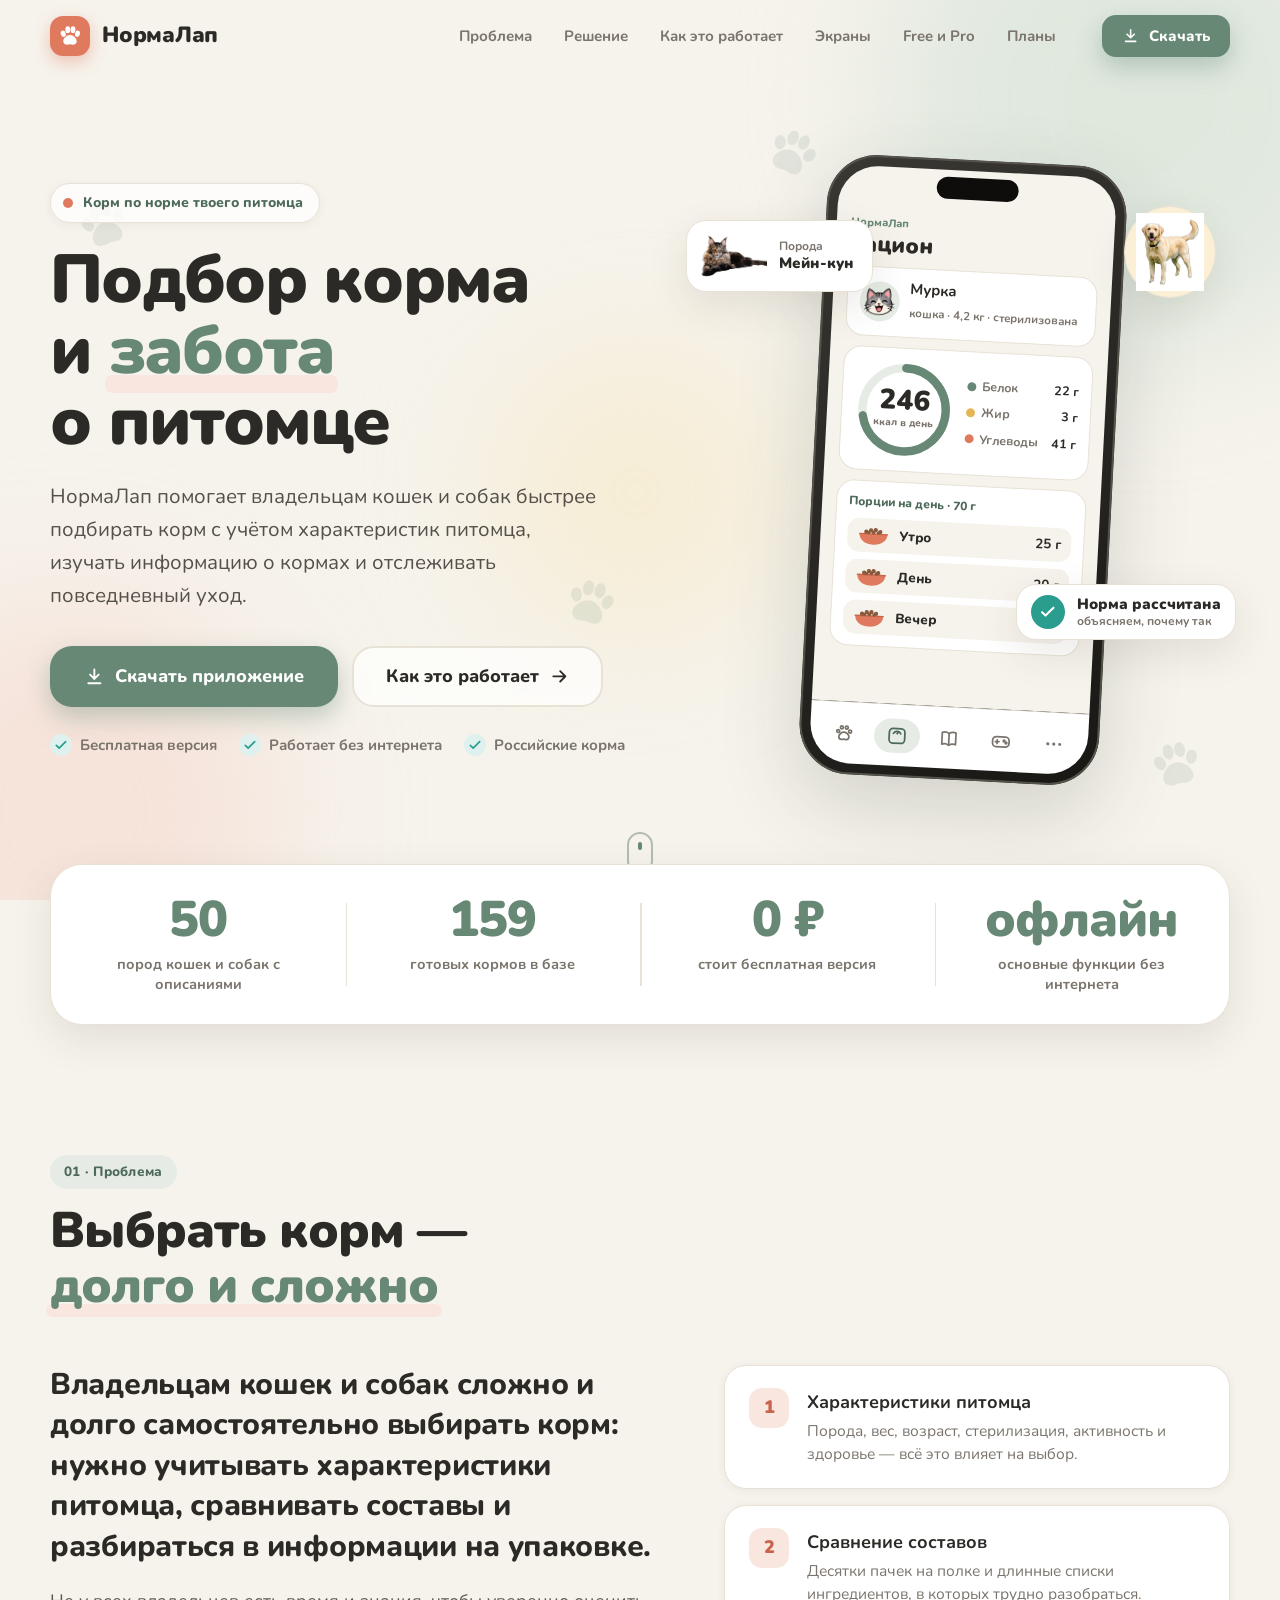
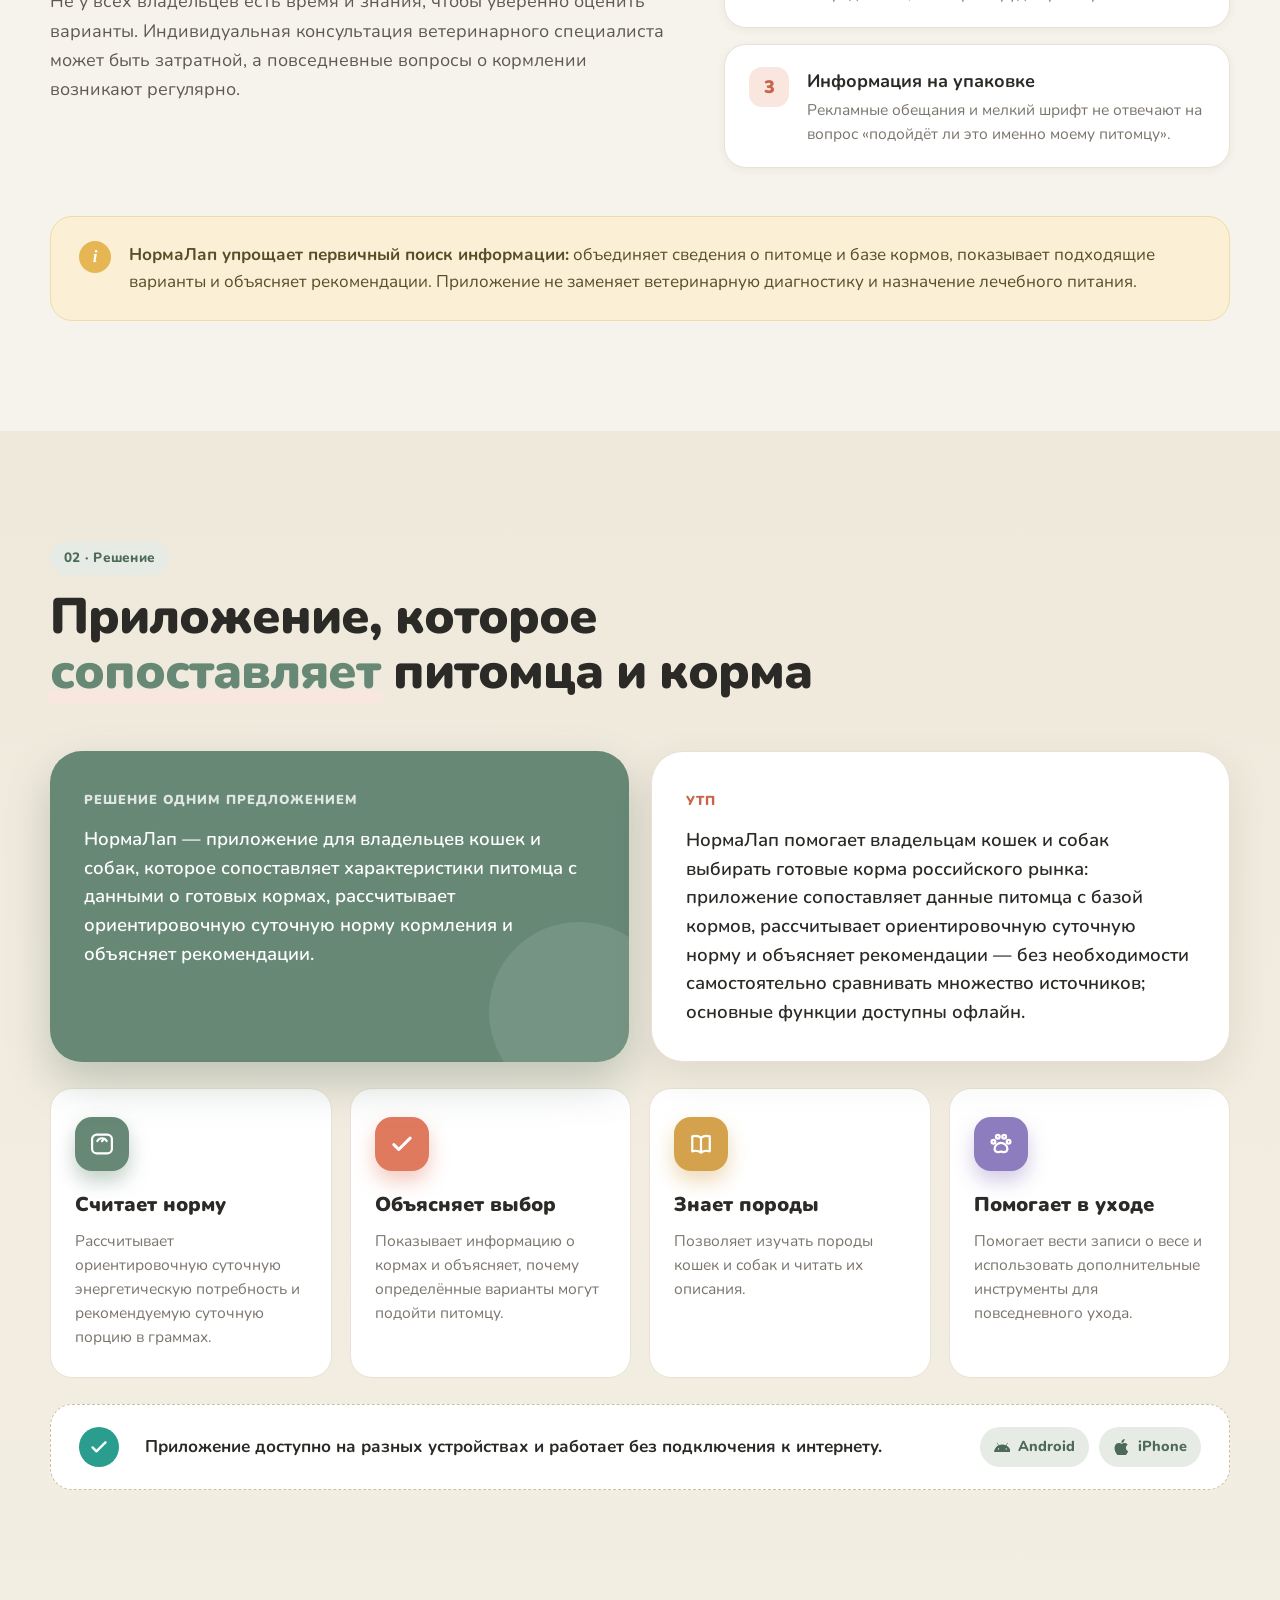
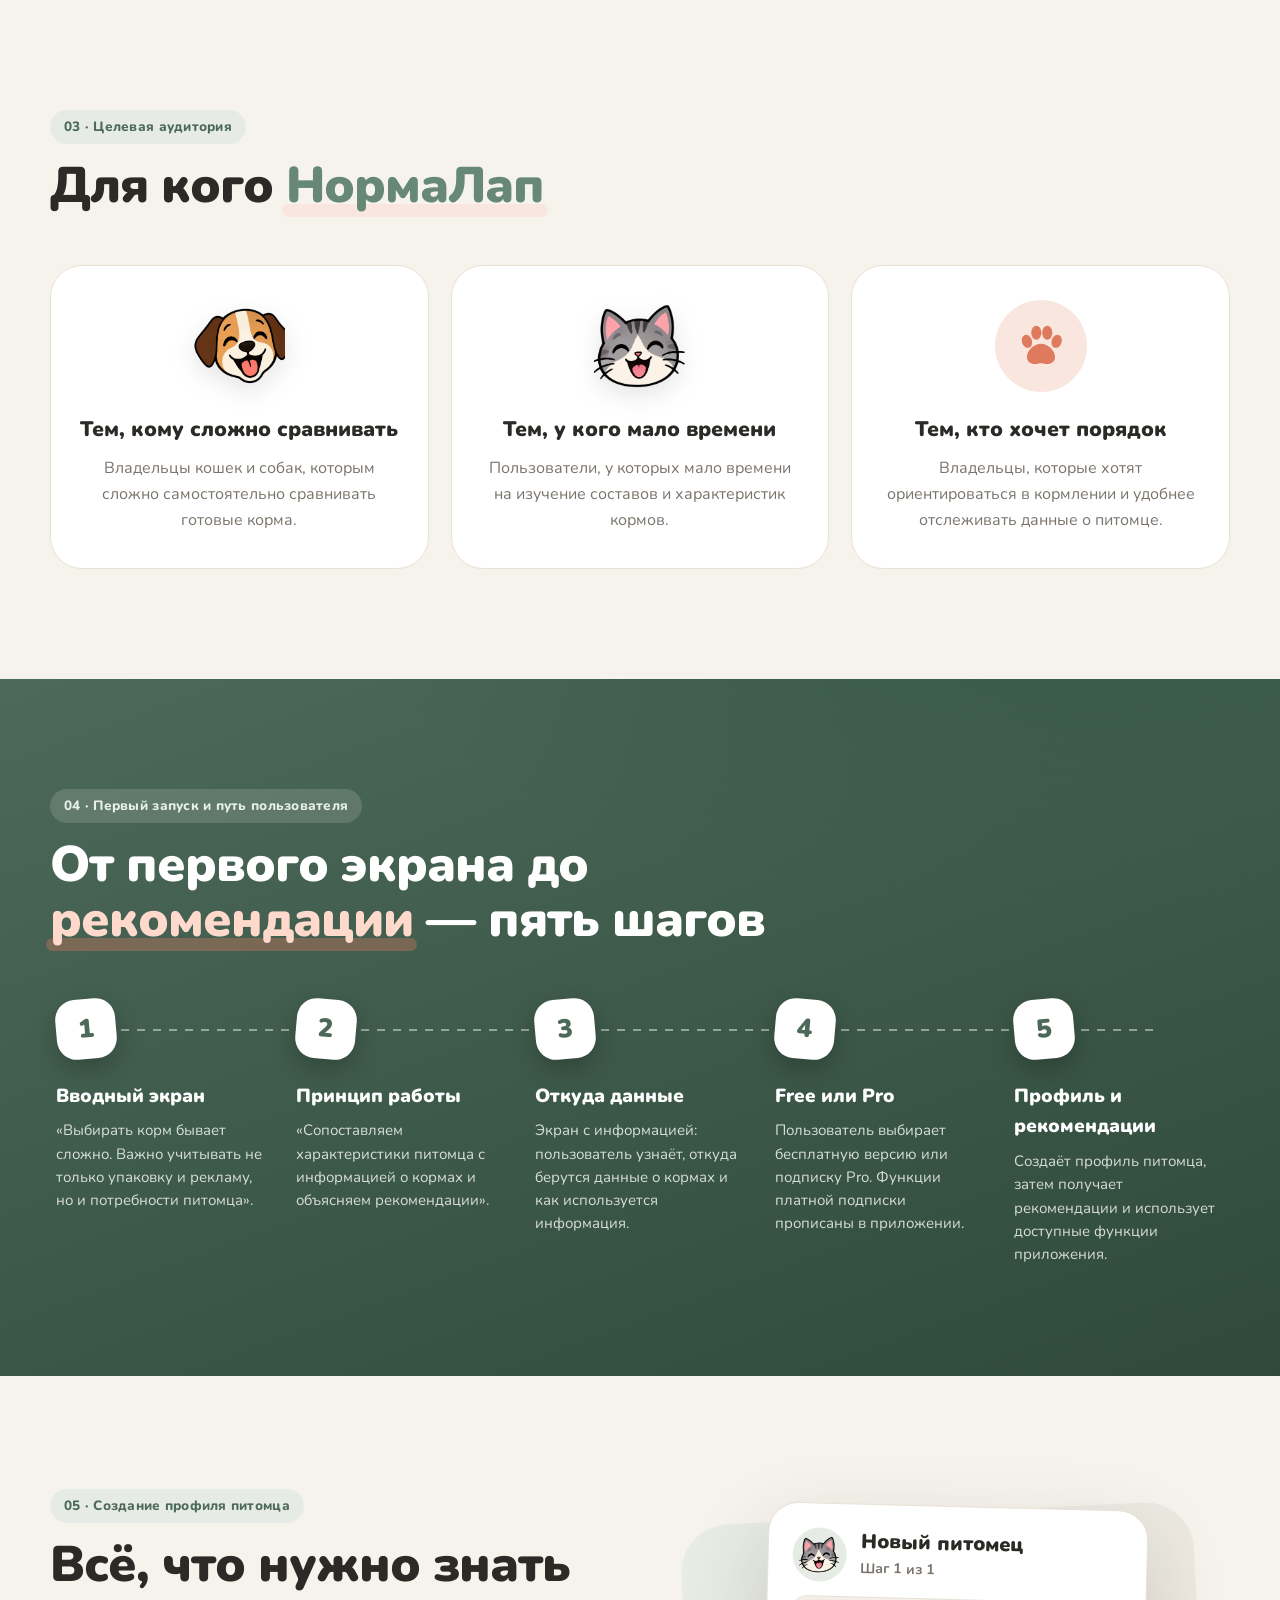
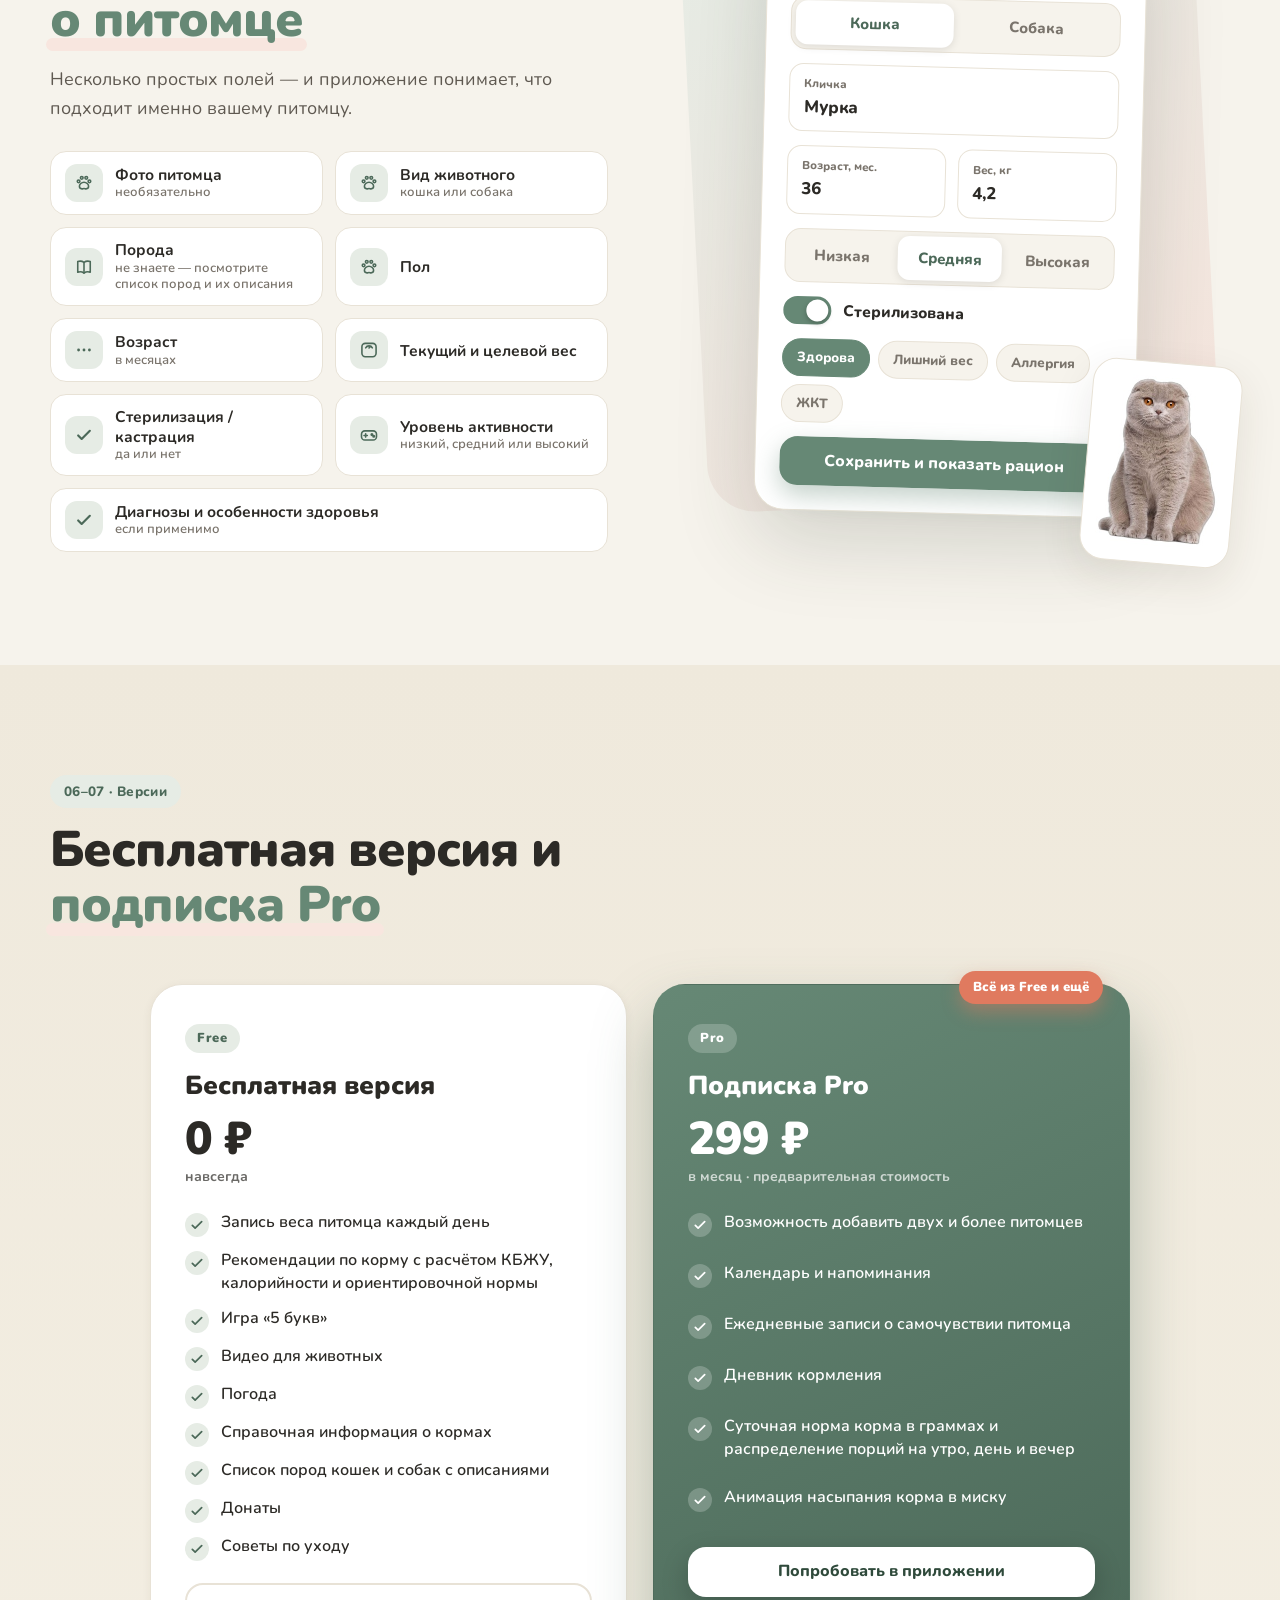
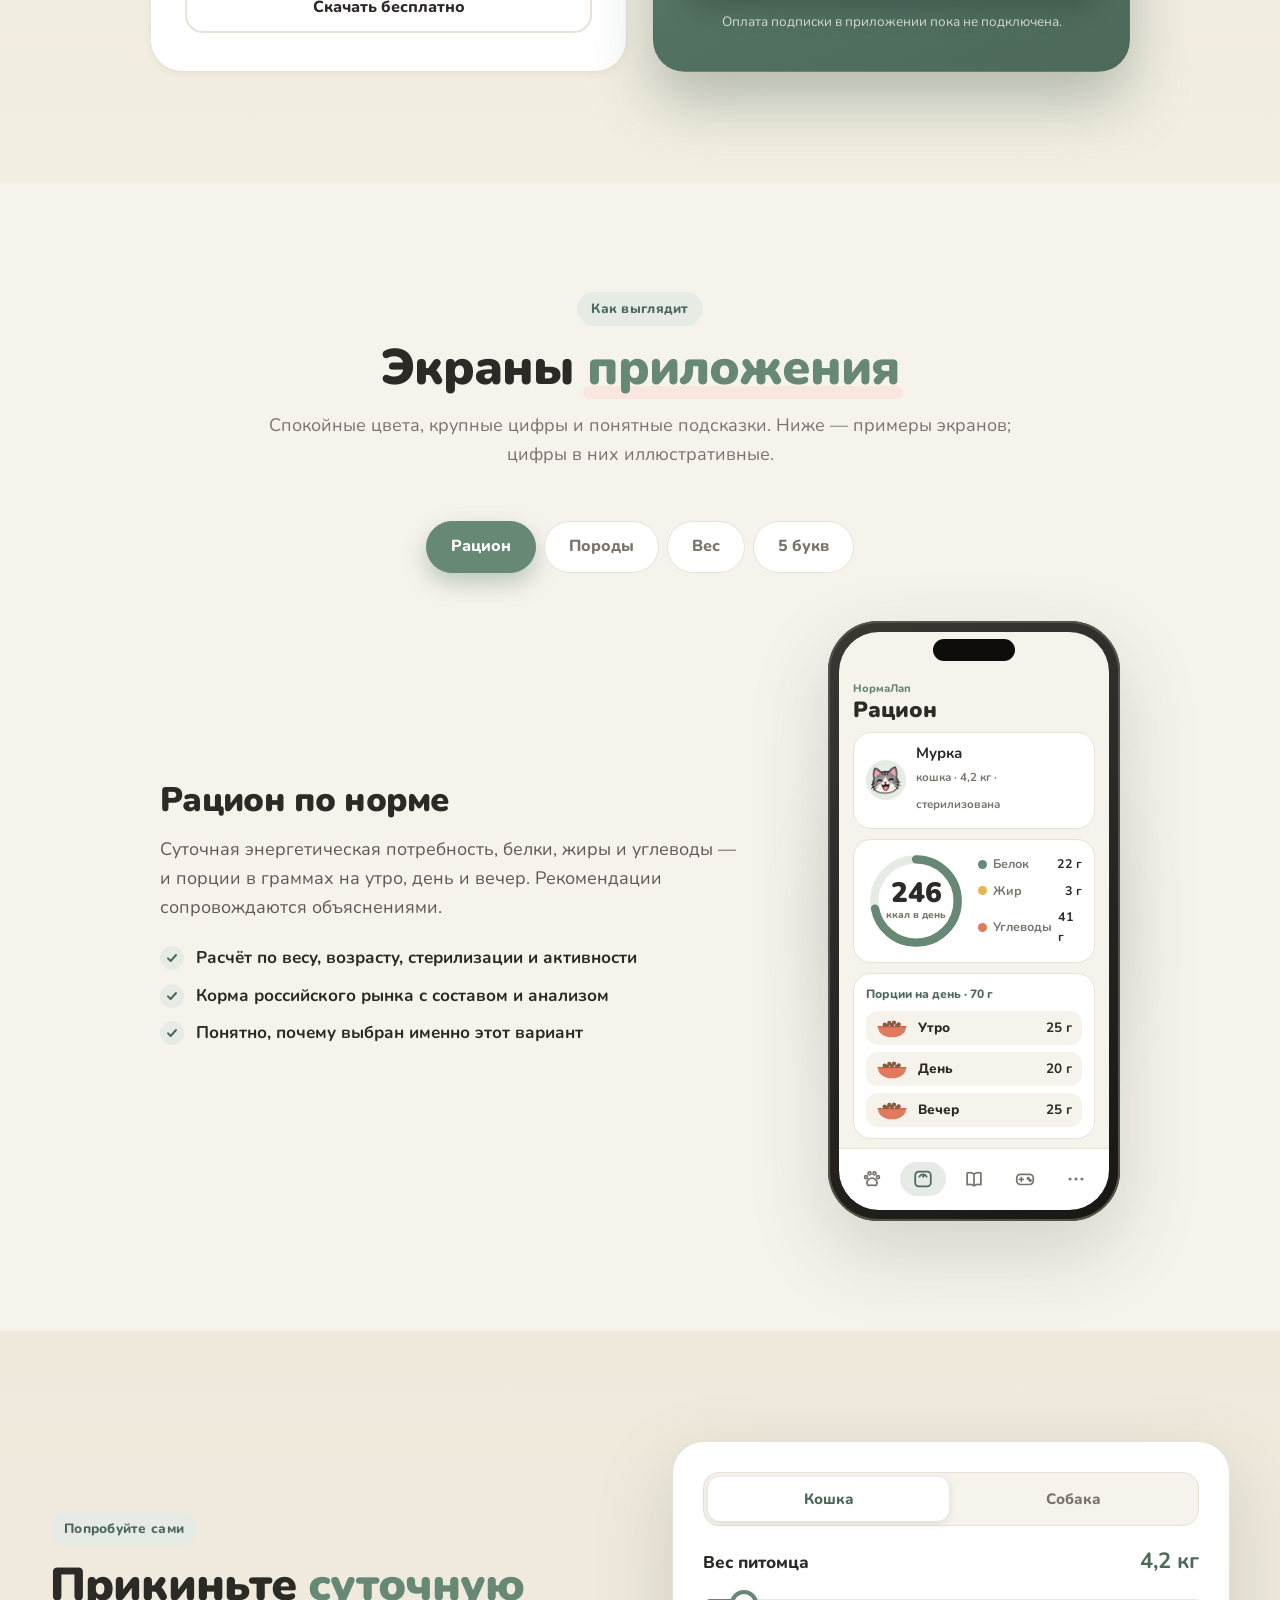
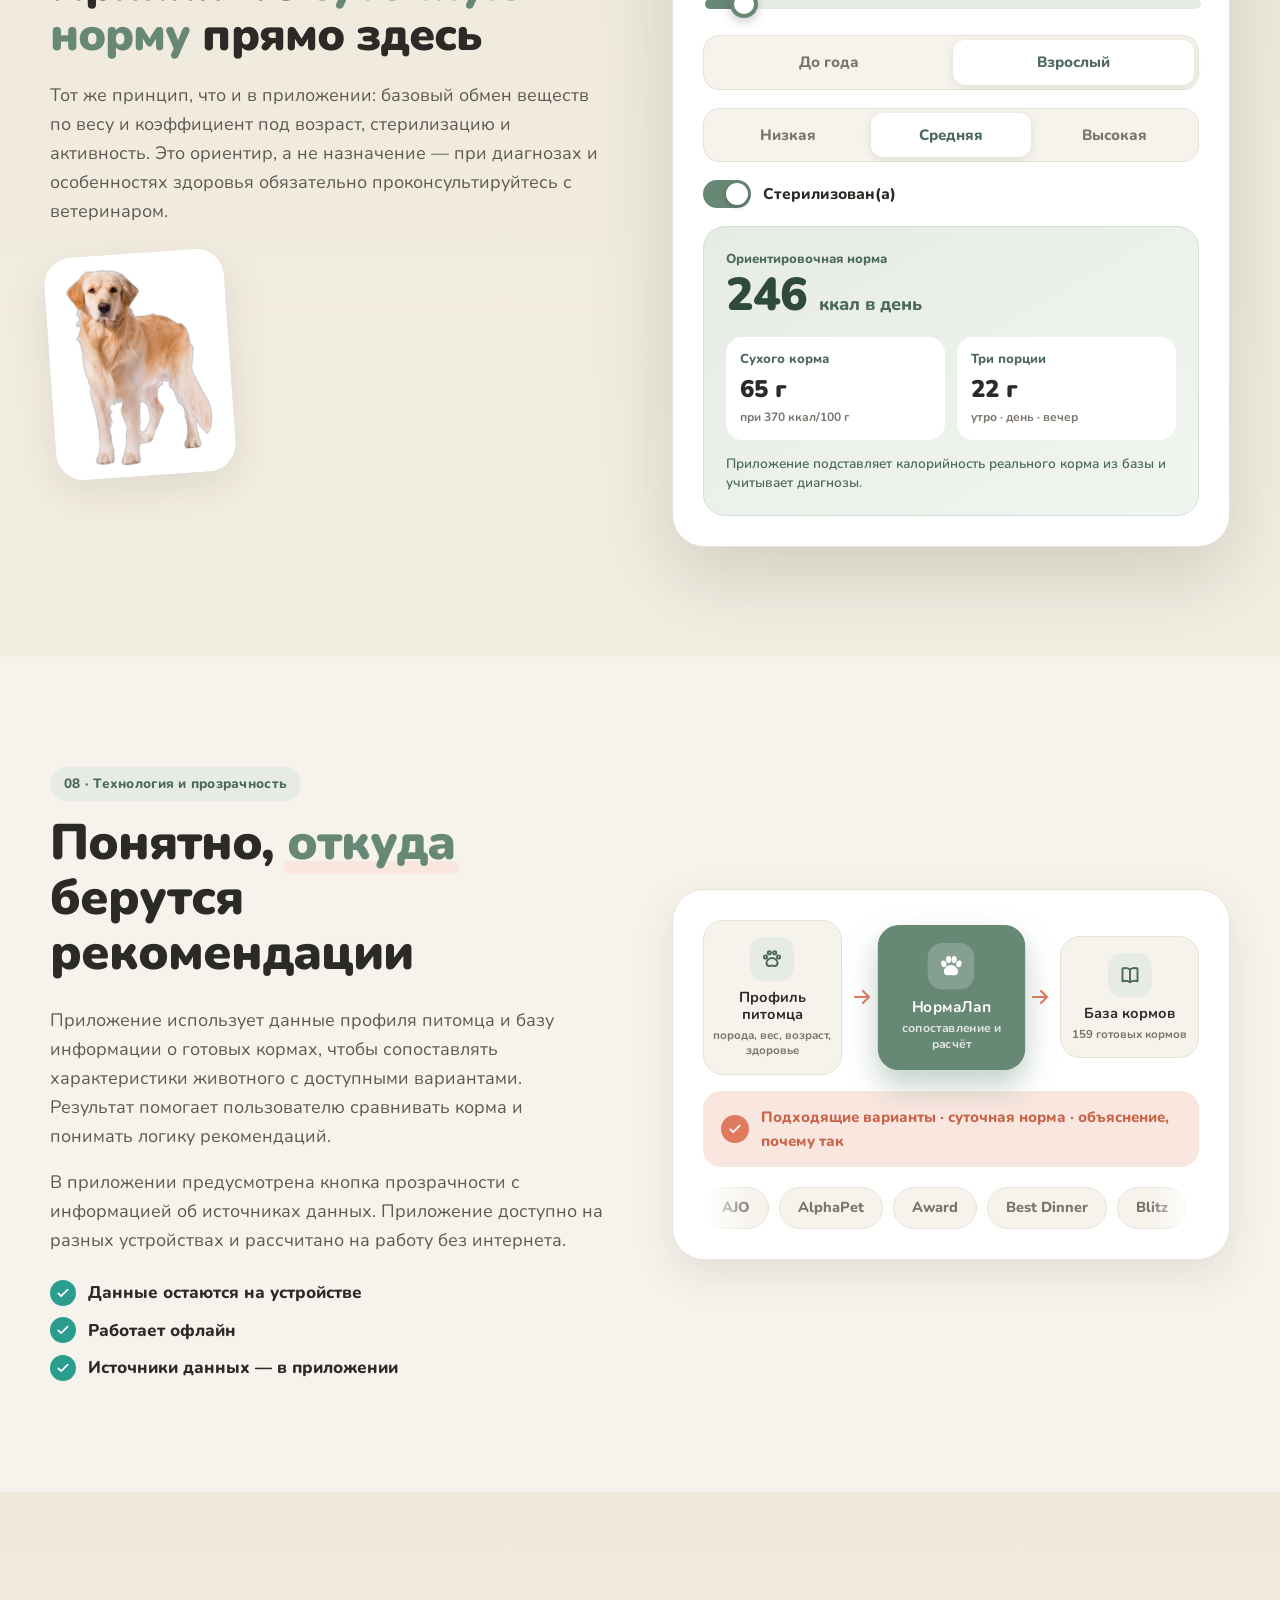
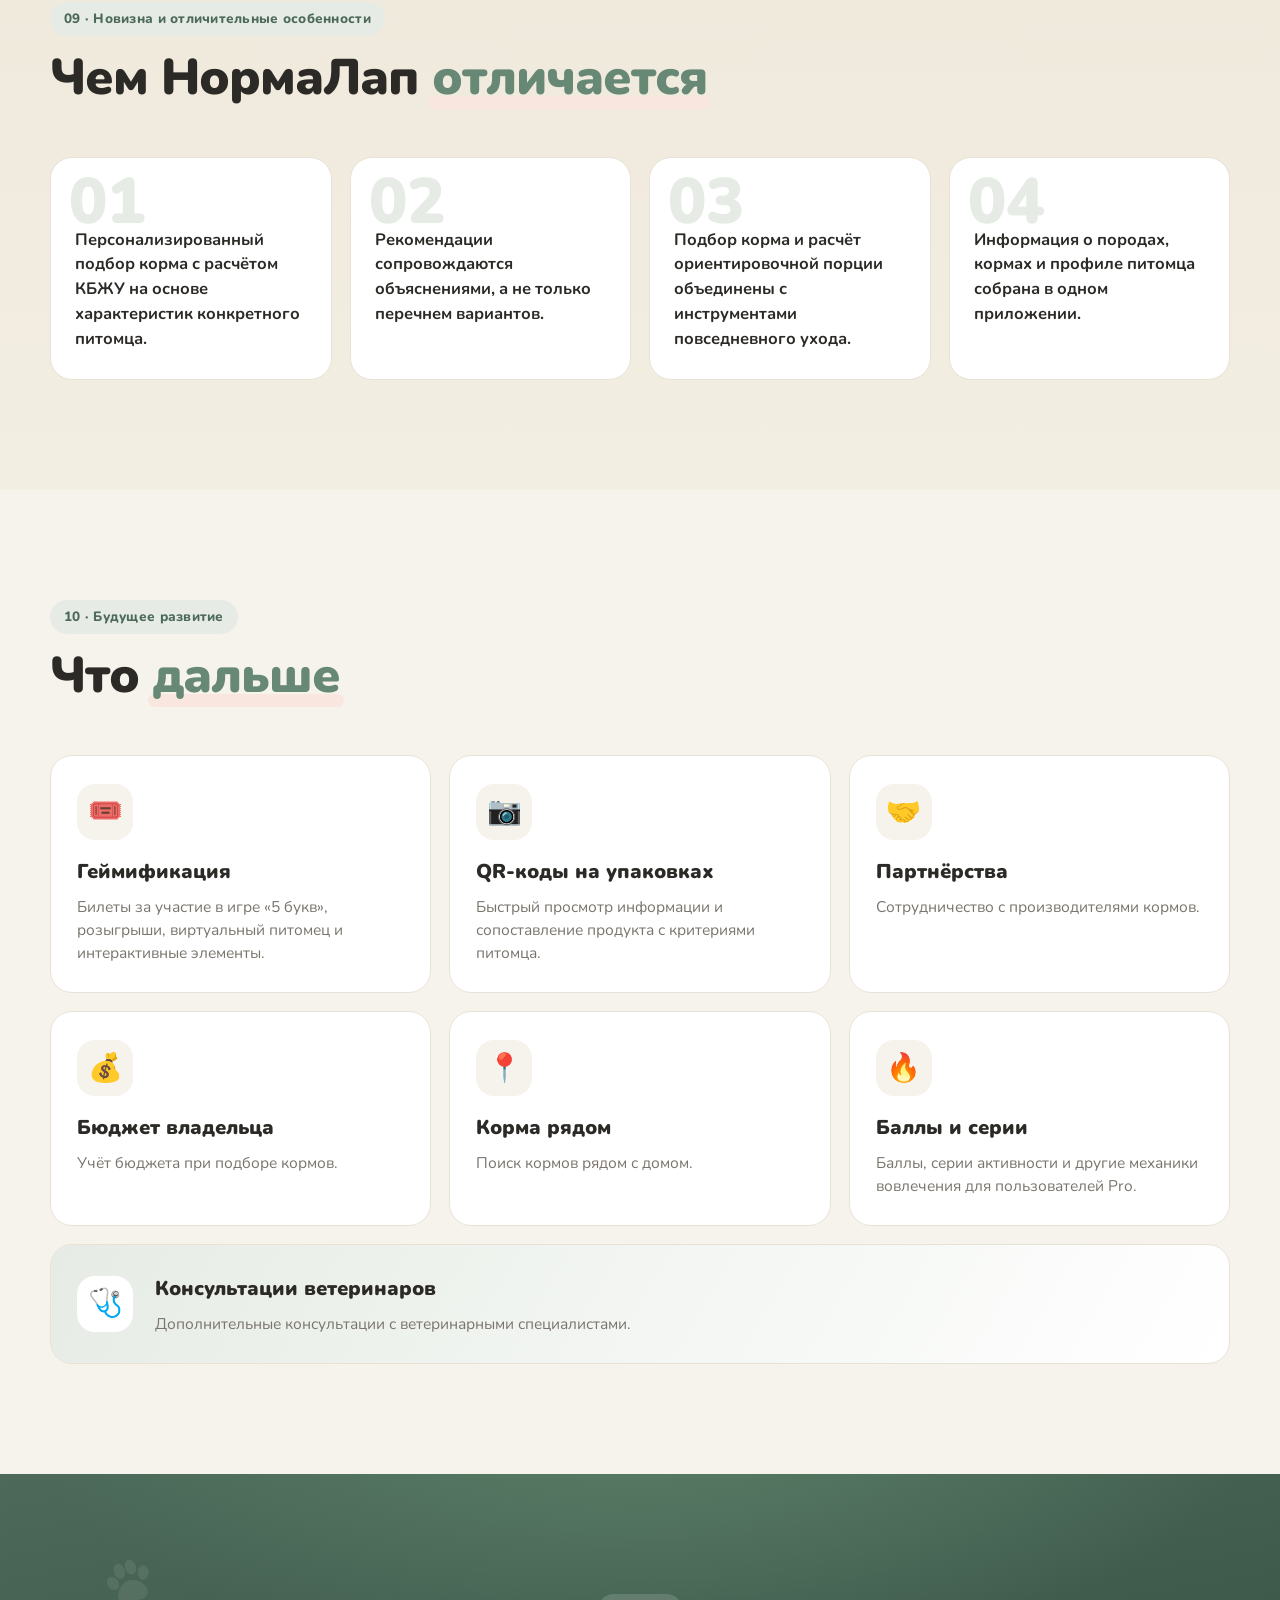
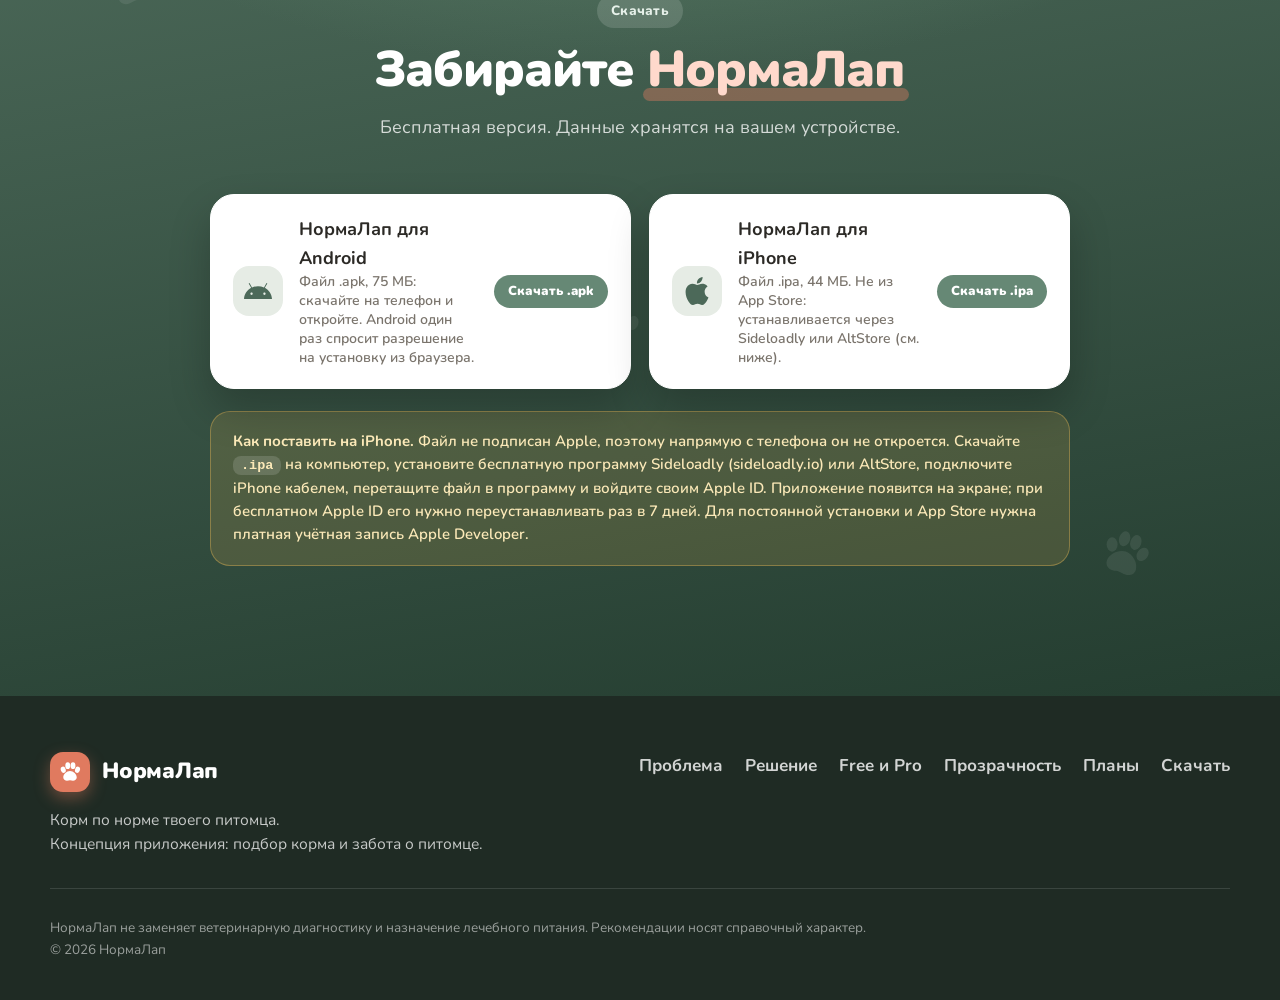
<file: site/index.html>
<!DOCTYPE html>
<html lang="ru">
<head>
<meta charset="utf-8">
<meta name="viewport" content="width=device-width, initial-scale=1">
<title>НормаЛап — подбор корма и забота о питомце</title>
<meta name="description" content="НормаЛап — приложение для владельцев кошек и собак: подбирает готовый корм под характеристики питомца, считает суточную норму в граммах и объясняет рекомендации. Работает без интернета.">
<meta name="theme-color" content="#F6F3EC">
<meta property="og:title" content="НормаЛап — корм по норме твоего питомца">
<meta property="og:description" content="Подбор корма, расчёт суточной нормы и повседневный уход за кошкой или собакой. Бесплатно, офлайн.">
<meta property="og:type" content="website">
<link rel="icon" href="img/logo.png" type="image/png">
<link rel="preload" href="fonts/Nunito.ttf" as="font" type="font/ttf" crossorigin>
<link rel="stylesheet" href="style.css">
</head>
<body>

<svg width="0" height="0" style="position:absolute" aria-hidden="true">
  <defs>
    <symbol id="paw" viewBox="0 0 64 64">
      <ellipse cx="14" cy="26" rx="6.5" ry="8.5" transform="rotate(-18 14 26)"/>
      <ellipse cx="26" cy="15" rx="6.5" ry="9"/>
      <ellipse cx="40" cy="15" rx="6.5" ry="9"/>
      <ellipse cx="52" cy="26" rx="6.5" ry="8.5" transform="rotate(18 52 26)"/>
      <path d="M32 29c-9 0-18 9-18 17 0 6 5 9 10 9 3 0 5-1 8-1s5 1 8 1c5 0 10-3 10-9 0-8-9-17-18-17z"/>
    </symbol>
    <symbol id="i-pet" viewBox="0 0 24 24"><g fill="none" stroke="currentColor" stroke-width="1.9" stroke-linecap="round" stroke-linejoin="round"><path d="M12 11c-3 0-5.5 2.6-5.5 5 0 2 1.6 3 3 3 1 0 1.6-.4 2.5-.4s1.5.4 2.5.4c1.4 0 3-1 3-3 0-2.4-2.5-5-5.5-5z"/><circle cx="5.5" cy="10" r="1.6"/><circle cx="9.3" cy="5.8" r="1.6"/><circle cx="14.7" cy="5.8" r="1.6"/><circle cx="18.5" cy="10" r="1.6"/></g></symbol>
    <symbol id="i-scale" viewBox="0 0 24 24"><g fill="none" stroke="currentColor" stroke-width="1.9" stroke-linecap="round" stroke-linejoin="round"><rect x="3.5" y="4" width="17" height="16" rx="4"/><path d="M8 9.5a4.5 4.5 0 0 1 8 0"/><path d="M12 9.6l1.6-1.8"/></g></symbol>
    <symbol id="i-book" viewBox="0 0 24 24"><g fill="none" stroke="currentColor" stroke-width="1.9" stroke-linecap="round" stroke-linejoin="round"><path d="M4.5 5.5c2.7-.9 5.3-.6 7.5 1 2.2-1.6 4.8-1.9 7.5-1v12.8c-2.7-.9-5.3-.6-7.5 1-2.2-1.6-4.8-1.9-7.5-1z"/><path d="M12 6.5V19"/></g></symbol>
    <symbol id="i-play" viewBox="0 0 24 24"><g fill="none" stroke="currentColor" stroke-width="1.9" stroke-linecap="round" stroke-linejoin="round"><rect x="3" y="7" width="18" height="11" rx="4"/><path d="M8 10.5v4M6 12.5h4"/><circle cx="15.5" cy="11.5" r=".9" fill="currentColor"/><circle cx="17.7" cy="13.5" r=".9" fill="currentColor"/></g></symbol>
    <symbol id="i-more" viewBox="0 0 24 24"><g fill="currentColor"><circle cx="5.5" cy="12" r="1.7"/><circle cx="12" cy="12" r="1.7"/><circle cx="18.5" cy="12" r="1.7"/></g></symbol>
    <symbol id="i-check" viewBox="0 0 24 24"><path d="M5 12.5l4.2 4.2L19 7" fill="none" stroke="currentColor" stroke-width="2.6" stroke-linecap="round" stroke-linejoin="round"/></symbol>
    <symbol id="i-arrow" viewBox="0 0 24 24"><path d="M5 12h14M13 6l6 6-6 6" fill="none" stroke="currentColor" stroke-width="2.2" stroke-linecap="round" stroke-linejoin="round"/></symbol>
    <symbol id="i-down" viewBox="0 0 24 24"><path d="M12 4v11m0 0l-5-5m5 5l5-5M5 20h14" fill="none" stroke="currentColor" stroke-width="2.2" stroke-linecap="round" stroke-linejoin="round"/></symbol>
    <symbol id="i-win" viewBox="0 0 24 24"><path fill="currentColor" d="M3 5.4l7.6-1v7.1H3zM11.7 4.2L21 3v8.5h-9.3zM3 12.6h7.6v7.1L3 18.6zM11.7 12.6H21V21l-9.3-1.3z"/></symbol>
    <symbol id="i-android" viewBox="0 0 24 24"><path fill="currentColor" d="M17.523 15.3414c-.5511 0-.9993-.4486-.9993-.9997s.4482-.9993.9993-.9993c.5511 0 .9993.4482.9993.9993.0004.5511-.4482.9997-.9993.9997m-11.046 0c-.5511 0-.9993-.4486-.9993-.9997s.4482-.9993.9993-.9993c.5511 0 .9993.4482.9993.9993 0 .5511-.4482.9997-.9993.9997m11.4045-6.02l1.9973-3.4592a.416.416 0 00-.1521-.5676.416.416 0 00-.5676.1521l-2.0223 3.503C15.5902 8.2439 13.8533 7.8508 12 7.8508s-3.5902.3931-5.1367 1.0989L4.841 5.4467a.4161.4161 0 00-.5677-.1521.4157.4157 0 00-.1521.5676l1.9973 3.4592C2.6889 11.1867.3432 14.6589 0 18.761h24c-.3435-4.1021-2.6892-7.5743-6.1185-9.4396"/></symbol>
    <symbol id="i-apple" viewBox="0 0 24 24"><path fill="currentColor" d="M12.152 6.896c-.948 0-2.415-1.078-3.96-1.04-2.04.027-3.91 1.183-4.961 3.014-2.117 3.675-.546 9.103 1.519 12.09 1.013 1.454 2.208 3.09 3.792 3.039 1.52-.065 2.09-.987 3.935-.987 1.831 0 2.35.987 3.96.948 1.637-.026 2.676-1.48 3.676-2.948 1.156-1.688 1.636-3.325 1.662-3.415-.039-.013-3.182-1.221-3.22-4.857-.026-3.04 2.48-4.494 2.597-4.559-1.429-2.09-3.623-2.324-4.39-2.376-2-.156-3.675 1.09-4.61 1.09zM15.53 3.83c.843-1.012 1.4-2.427 1.245-3.83-1.207.052-2.662.805-3.532 1.818-.78.896-1.454 2.338-1.273 3.714 1.338.104 2.715-.688 3.559-1.701"/></symbol>
    <symbol id="bowl" viewBox="0 0 48 32">
      <path d="M3 14h42c0 9-8 16-21 16S3 23 3 14z" fill="#E07A5F"/>
      <path d="M3 14h42" stroke="#C9644A" stroke-width="2" stroke-linecap="round"/>
      <g fill="#8A5A3C"><circle cx="13" cy="11" r="3.2"/><circle cx="20" cy="8.5" r="3.2"/><circle cx="27" cy="8" r="3.2"/><circle cx="34" cy="10.5" r="3.2"/><circle cx="24" cy="11.5" r="3"/><circle cx="17" cy="12" r="2.6"/><circle cx="31" cy="12.2" r="2.6"/></g>
    </symbol>
  </defs>
</svg>

<!-- ============ NAV ============ -->
<header class="nav" id="top">
  <div class="wrap nav__in">
    <a href="#top" class="brand" aria-label="НормаЛап — на главную">
      <span class="brand__logo"><svg><use href="#paw"/></svg></span>
      <span class="brand__name">НормаЛап</span>
    </a>
    <nav class="nav__links" id="navLinks" aria-label="Разделы сайта">
      <a href="#problem">Проблема</a>
      <a href="#solution">Решение</a>
      <a href="#how">Как это работает</a>
      <a href="#screens">Экраны</a>
      <a href="#pricing">Free и Pro</a>
      <a href="#roadmap">Планы</a>
      <a href="#download" class="nav__cta-mobile">Скачать</a>
    </nav>
    <a href="#download" class="btn btn--primary btn--sm nav__cta"><svg class="ic"><use href="#i-down"/></svg>Скачать</a>
    <button class="burger" id="burger" aria-label="Открыть меню" aria-expanded="false"><span></span><span></span><span></span></button>
  </div>
</header>

<main>

<!-- ============ HERO ============ -->
<section class="hero">
  <div class="hero__bg" aria-hidden="true">
    <span class="blob blob--a"></span><span class="blob blob--b"></span><span class="blob blob--c"></span>
    <svg class="float paw p1"><use href="#paw"/></svg>
    <svg class="float paw p2"><use href="#paw"/></svg>
    <svg class="float paw p3"><use href="#paw"/></svg>
    <svg class="float paw p4"><use href="#paw"/></svg>
  </div>
  <div class="wrap hero__in">
    <div class="hero__copy">
      <p class="eyebrow reveal"><span class="dot"></span>Корм по норме твоего питомца</p>
      <h1 class="reveal" style="--d:.05s">Подбор корма и&nbsp;<em>забота</em> о&nbsp;питомце</h1>
      <p class="lead reveal" style="--d:.1s">НормаЛап помогает владельцам кошек и собак быстрее подбирать корм с учётом характеристик питомца, изучать информацию о кормах и отслеживать повседневный уход.</p>
      <div class="hero__cta reveal" style="--d:.15s">
        <a href="#download" class="btn btn--primary btn--lg"><svg class="ic"><use href="#i-down"/></svg>Скачать приложение</a>
        <a href="#how" class="btn btn--ghost btn--lg">Как это работает<svg class="ic"><use href="#i-arrow"/></svg></a>
      </div>
      <ul class="hero__chips reveal" style="--d:.2s">
        <li><svg class="ic"><use href="#i-check"/></svg>Бесплатная версия</li>
        <li><svg class="ic"><use href="#i-check"/></svg>Работает без интернета</li>
        <li><svg class="ic"><use href="#i-check"/></svg>Российские корма</li>
      </ul>
    </div>

    <div class="hero__visual reveal" style="--d:.1s">
      <div class="phone phone--hero" aria-label="Экран приложения: рацион питомца">
        <div class="phone__notch"></div>
        <div class="phone__screen">
          <div class="app-head"><small>НормаЛап</small><b>Рацион</b></div>
          <div class="app-card app-card--pet">
            <span class="avatar"><img src="img/face_cat_happy.png" alt=""></span>
            <div><b>Мурка</b><small>кошка · 4,2 кг · стерилизована</small></div>
          </div>
          <div class="app-card app-card--kcal">
            <div class="ring" style="--p:.72">
              <svg viewBox="0 0 120 120"><circle class="ring__bg" cx="60" cy="60" r="50"/><circle class="ring__fg" cx="60" cy="60" r="50"/></svg>
              <div class="ring__txt"><b>246</b><small>ккал в день</small></div>
            </div>
            <div class="macros">
              <span><i style="--c:#668875"></i>Белок <b>22 г</b></span>
              <span><i style="--c:#E6B655"></i>Жир <b>3 г</b></span>
              <span><i style="--c:#E07A5F"></i>Углеводы <b>41 г</b></span>
            </div>
          </div>
          <div class="app-card app-card--meals">
            <div class="meals__title">Порции на день · 70 г</div>
            <div class="meal"><svg class="bowl-ic"><use href="#bowl"/></svg><span>Утро</span><b>25 г</b></div>
            <div class="meal"><svg class="bowl-ic"><use href="#bowl"/></svg><span>День</span><b>20 г</b></div>
            <div class="meal"><svg class="bowl-ic"><use href="#bowl"/></svg><span>Вечер</span><b>25 г</b></div>
          </div>
        </div>
        <div class="app-nav">
          <span><svg><use href="#i-pet"/></svg></span>
          <span class="on"><svg><use href="#i-scale"/></svg></span>
          <span><svg><use href="#i-book"/></svg></span>
          <span><svg><use href="#i-play"/></svg></span>
          <span><svg><use href="#i-more"/></svg></span>
        </div>
      </div>

      <div class="float-card fc-breed">
        <img src="img/cat-24.jpg" alt="Мейн-кун">
        <div><small>Порода</small><b>Мейн-кун</b></div>
      </div>
      <div class="float-card fc-ok">
        <span class="ok"><svg class="ic"><use href="#i-check"/></svg></span>
        <div><b>Норма рассчитана</b><small>объясняем, почему так</small></div>
      </div>
      <div class="float-card fc-dog">
        <img src="img/dog-08.png" alt="Лабрадор">
      </div>
    </div>
  </div>
  <a href="#problem" class="scroll-hint" aria-label="Прокрутить вниз"><span></span></a>
</section>

<!-- ============ STATS ============ -->
<section class="stats">
  <div class="wrap stats__grid">
    <div class="stat reveal"><b data-count="50">50</b><span>пород кошек и собак с описаниями</span></div>
    <div class="stat reveal" style="--d:.06s"><b data-count="159">159</b><span>готовых кормов в базе</span></div>
    <div class="stat reveal" style="--d:.12s"><b data-count="0" data-suffix=" ₽">0 ₽</b><span>стоит бесплатная версия</span></div>
    <div class="stat reveal" style="--d:.18s"><b>офлайн</b><span>основные функции без интернета</span></div>
  </div>
</section>

<!-- ============ 1. PROBLEM ============ -->
<section class="section" id="problem">
  <div class="wrap">
    <header class="section__head reveal">
      <span class="kicker">01 · Проблема</span>
      <h2>Выбрать корм — <em>долго и сложно</em></h2>
    </header>
    <div class="problem">
      <div class="problem__text reveal">
        <p class="big">Владельцам кошек и собак сложно и долго самостоятельно выбирать корм: нужно учитывать характеристики питомца, сравнивать составы и разбираться в информации на упаковке.</p>
        <p>Не у всех владельцев есть время и знания, чтобы уверенно оценить варианты. Индивидуальная консультация ветеринарного специалиста может быть затратной, а повседневные вопросы о кормлении возникают регулярно.</p>
      </div>
      <ul class="pains">
        <li class="pain reveal"><span class="pain__n">1</span><div><b>Характеристики питомца</b><p>Порода, вес, возраст, стерилизация, активность и здоровье — всё это влияет на выбор.</p></div></li>
        <li class="pain reveal" style="--d:.07s"><span class="pain__n">2</span><div><b>Сравнение составов</b><p>Десятки пачек на полке и длинные списки ингредиентов, в которых трудно разобраться.</p></div></li>
        <li class="pain reveal" style="--d:.14s"><span class="pain__n">3</span><div><b>Информация на упаковке</b><p>Рекламные обещания и мелкий шрифт не отвечают на вопрос «подойдёт ли это именно моему питомцу».</p></div></li>
      </ul>
    </div>
    <div class="note reveal">
      <span class="note__ic">i</span>
      <p><b>НормаЛап упрощает первичный поиск информации:</b> объединяет сведения о питомце и базе кормов, показывает подходящие варианты и объясняет рекомендации. Приложение не заменяет ветеринарную диагностику и назначение лечебного питания.</p>
    </div>
  </div>
</section>

<!-- ============ 2. SOLUTION ============ -->
<section class="section section--tint" id="solution">
  <div class="wrap">
    <header class="section__head reveal">
      <span class="kicker">02 · Решение</span>
      <h2>Приложение, которое <em>сопоставляет</em> питомца и корма</h2>
    </header>

    <div class="solution reveal">
      <div class="solution__one">
        <small>Решение одним предложением</small>
        <p>НормаЛап — приложение для владельцев кошек и собак, которое сопоставляет характеристики питомца с данными о готовых кормах, рассчитывает ориентировочную суточную норму кормления и объясняет рекомендации.</p>
      </div>
      <div class="solution__usp">
        <small>УТП</small>
        <p>НормаЛап помогает владельцам кошек и собак выбирать готовые корма российского рынка: приложение сопоставляет данные питомца с базой кормов, рассчитывает ориентировочную суточную норму и объясняет рекомендации — без необходимости самостоятельно сравнивать множество источников; основные функции доступны офлайн.</p>
      </div>
    </div>

    <div class="features">
      <article class="feature reveal">
        <span class="feature__ic" style="--c:#668875"><svg><use href="#i-scale"/></svg></span>
        <h3>Считает норму</h3>
        <p>Рассчитывает ориентировочную суточную энергетическую потребность и рекомендуемую суточную порцию в граммах.</p>
      </article>
      <article class="feature reveal" style="--d:.06s">
        <span class="feature__ic" style="--c:#E07A5F"><svg><use href="#i-check"/></svg></span>
        <h3>Объясняет выбор</h3>
        <p>Показывает информацию о кормах и объясняет, почему определённые варианты могут подойти питомцу.</p>
      </article>
      <article class="feature reveal" style="--d:.12s">
        <span class="feature__ic" style="--c:#D4A24C"><svg><use href="#i-book"/></svg></span>
        <h3>Знает породы</h3>
        <p>Позволяет изучать породы кошек и собак и читать их описания.</p>
      </article>
      <article class="feature reveal" style="--d:.18s">
        <span class="feature__ic" style="--c:#8E7DBE"><svg><use href="#i-pet"/></svg></span>
        <h3>Помогает в уходе</h3>
        <p>Помогает вести записи о весе и использовать дополнительные инструменты для повседневного ухода.</p>
      </article>
    </div>

    <div class="devices reveal">
      <div class="devices__ic"><svg><use href="#i-check"/></svg></div>
      <p><b>Приложение доступно на разных устройствах и работает без подключения к интернету.</b></p>
      <div class="devices__list"><span><svg class="ic"><use href="#i-android"/></svg>Android</span><span><svg class="ic"><use href="#i-apple"/></svg>iPhone</span></div>
    </div>
  </div>
</section>

<!-- ============ AUDIENCE ============ -->
<section class="section">
  <div class="wrap">
    <header class="section__head reveal">
      <span class="kicker">03 · Целевая аудитория</span>
      <h2>Для кого <em>НормаЛап</em></h2>
    </header>
    <div class="audience">
      <article class="aud reveal">
        <img src="img/face_dog_happy.png" alt="">
        <h3>Тем, кому сложно сравнивать</h3>
        <p>Владельцы кошек и собак, которым сложно самостоятельно сравнивать готовые корма.</p>
      </article>
      <article class="aud reveal" style="--d:.07s">
        <img src="img/face_cat_happy.png" alt="">
        <h3>Тем, у кого мало времени</h3>
        <p>Пользователи, у которых мало времени на изучение составов и характеристик кормов.</p>
      </article>
      <article class="aud reveal" style="--d:.14s">
        <span class="aud__paw"><svg><use href="#paw"/></svg></span>
        <h3>Тем, кто хочет порядок</h3>
        <p>Владельцы, которые хотят ориентироваться в кормлении и удобнее отслеживать данные о питомце.</p>
      </article>
    </div>
  </div>
</section>

<!-- ============ 4. HOW ============ -->
<section class="section section--dark" id="how">
  <div class="wrap">
    <header class="section__head section__head--light reveal">
      <span class="kicker">04 · Первый запуск и путь пользователя</span>
      <h2>От первого экрана до <em>рекомендации</em> — пять шагов</h2>
    </header>
    <ol class="steps">
      <li class="step reveal">
        <span class="step__n">1</span>
        <h3>Вводный экран</h3>
        <p>«Выбирать корм бывает сложно. Важно учитывать не только упаковку и рекламу, но и потребности питомца».</p>
      </li>
      <li class="step reveal" style="--d:.07s">
        <span class="step__n">2</span>
        <h3>Принцип работы</h3>
        <p>«Сопоставляем характеристики питомца с информацией о кормах и объясняем рекомендации».</p>
      </li>
      <li class="step reveal" style="--d:.14s">
        <span class="step__n">3</span>
        <h3>Откуда данные</h3>
        <p>Экран с информацией: пользователь узнаёт, откуда берутся данные о кормах и как используется информация.</p>
      </li>
      <li class="step reveal" style="--d:.21s">
        <span class="step__n">4</span>
        <h3>Free или Pro</h3>
        <p>Пользователь выбирает бесплатную версию или подписку Pro. Функции платной подписки прописаны в приложении.</p>
      </li>
      <li class="step reveal" style="--d:.28s">
        <span class="step__n">5</span>
        <h3>Профиль и рекомендации</h3>
        <p>Создаёт профиль питомца, затем получает рекомендации и использует доступные функции приложения.</p>
      </li>
    </ol>
  </div>
</section>

<!-- ============ 5. PROFILE ============ -->
<section class="section">
  <div class="wrap profile">
    <div class="profile__copy">
      <header class="section__head reveal">
        <span class="kicker">05 · Создание профиля питомца</span>
        <h2>Всё, что нужно знать <em>о питомце</em></h2>
      </header>
      <p class="reveal">Несколько простых полей — и приложение понимает, что подходит именно вашему питомцу.</p>
      <ul class="fields">
        <li class="reveal"><span class="fld"><svg><use href="#i-pet"/></svg></span><div><b>Фото питомца</b><small>необязательно</small></div></li>
        <li class="reveal" style="--d:.04s"><span class="fld"><svg><use href="#i-pet"/></svg></span><div><b>Вид животного</b><small>кошка или собака</small></div></li>
        <li class="reveal" style="--d:.08s"><span class="fld"><svg><use href="#i-book"/></svg></span><div><b>Порода</b><small>не знаете — посмотрите список пород и их описания</small></div></li>
        <li class="reveal" style="--d:.12s"><span class="fld"><svg><use href="#i-pet"/></svg></span><div><b>Пол</b></div></li>
        <li class="reveal" style="--d:.16s"><span class="fld"><svg><use href="#i-more"/></svg></span><div><b>Возраст</b><small>в месяцах</small></div></li>
        <li class="reveal" style="--d:.2s"><span class="fld"><svg><use href="#i-scale"/></svg></span><div><b>Текущий и целевой вес</b></div></li>
        <li class="reveal" style="--d:.24s"><span class="fld"><svg><use href="#i-check"/></svg></span><div><b>Стерилизация / кастрация</b><small>да или нет</small></div></li>
        <li class="reveal" style="--d:.28s"><span class="fld"><svg><use href="#i-play"/></svg></span><div><b>Уровень активности</b><small>низкий, средний или высокий</small></div></li>
        <li class="reveal" style="--d:.32s"><span class="fld"><svg><use href="#i-check"/></svg></span><div><b>Диагнозы и особенности здоровья</b><small>если применимо</small></div></li>
      </ul>
    </div>
    <div class="profile__visual reveal">
      <div class="form-card">
        <div class="form-card__top">
          <span class="avatar avatar--lg"><img src="img/face_cat_happy.png" alt=""></span>
          <div><b>Новый питомец</b><small>Шаг 1 из 1</small></div>
        </div>
        <div class="seg"><span class="on">Кошка</span><span>Собака</span></div>
        <div class="input"><small>Кличка</small><b>Мурка</b></div>
        <div class="row2">
          <div class="input"><small>Возраст, мес.</small><b>36</b></div>
          <div class="input"><small>Вес, кг</small><b>4,2</b></div>
        </div>
        <div class="seg seg--3"><span>Низкая</span><span class="on">Средняя</span><span>Высокая</span></div>
        <label class="switch"><i class="on"></i>Стерилизована</label>
        <div class="chips-row"><span class="chip on">Здорова</span><span class="chip">Лишний вес</span><span class="chip">Аллергия</span><span class="chip">ЖКТ</span></div>
        <div class="btn btn--primary btn--block">Сохранить и показать рацион</div>
      </div>
      <img class="profile__cat" src="img/cat-23.jpg" alt="Скоттиш-фолд">
    </div>
  </div>
</section>

<!-- ============ 6/7 PRICING ============ -->
<section class="section section--tint" id="pricing">
  <div class="wrap">
    <header class="section__head reveal">
      <span class="kicker">06–07 · Версии</span>
      <h2>Бесплатная версия и <em>подписка Pro</em></h2>
    </header>
    <div class="plans">
      <article class="plan reveal">
        <div class="plan__top">
          <span class="plan__tag">Free</span>
          <h3>Бесплатная версия</h3>
          <div class="price"><b>0 ₽</b><small>навсегда</small></div>
        </div>
        <ul>
          <li><svg class="ic"><use href="#i-check"/></svg>Запись веса питомца каждый день</li>
          <li><svg class="ic"><use href="#i-check"/></svg>Рекомендации по корму с расчётом КБЖУ, калорийности и ориентировочной нормы</li>
          <li><svg class="ic"><use href="#i-check"/></svg>Игра «5 букв»</li>
          <li><svg class="ic"><use href="#i-check"/></svg>Видео для животных</li>
          <li><svg class="ic"><use href="#i-check"/></svg>Погода</li>
          <li><svg class="ic"><use href="#i-check"/></svg>Справочная информация о кормах</li>
          <li><svg class="ic"><use href="#i-check"/></svg>Список пород кошек и собак с описаниями</li>
          <li><svg class="ic"><use href="#i-check"/></svg>Донаты</li>
          <li><svg class="ic"><use href="#i-check"/></svg>Советы по уходу</li>
        </ul>
        <a href="#download" class="btn btn--ghost btn--block">Скачать бесплатно</a>
      </article>

      <article class="plan plan--pro reveal" style="--d:.1s">
        <span class="plan__ribbon">Всё из Free и ещё</span>
        <div class="plan__top">
          <span class="plan__tag">Pro</span>
          <h3>Подписка Pro</h3>
          <div class="price"><b>299 ₽</b><small>в месяц · предварительная стоимость</small></div>
        </div>
        <ul>
          <li><svg class="ic"><use href="#i-check"/></svg>Возможность добавить двух и более питомцев</li>
          <li><svg class="ic"><use href="#i-check"/></svg>Календарь и напоминания</li>
          <li><svg class="ic"><use href="#i-check"/></svg>Ежедневные записи о самочувствии питомца</li>
          <li><svg class="ic"><use href="#i-check"/></svg>Дневник кормления</li>
          <li><svg class="ic"><use href="#i-check"/></svg>Суточная норма корма в граммах и распределение порций на утро, день и вечер</li>
          <li><svg class="ic"><use href="#i-check"/></svg>Анимация насыпания корма в миску</li>
        </ul>
        <a href="#download" class="btn btn--light btn--block">Попробовать в приложении</a>
        <p class="plan__fine">Оплата подписки в приложении пока не подключена.</p>
      </article>
    </div>
  </div>
</section>

<!-- ============ SCREENS ============ -->
<section class="section" id="screens">
  <div class="wrap">
    <header class="section__head section__head--center reveal">
      <span class="kicker">Как выглядит</span>
      <h2>Экраны <em>приложения</em></h2>
      <p>Спокойные цвета, крупные цифры и понятные подсказки. Ниже — примеры экранов; цифры в них иллюстративные.</p>
    </header>

    <div class="tabs reveal" role="tablist" aria-label="Экраны приложения">
      <button role="tab" class="tab on" data-tab="ration" aria-selected="true">Рацион</button>
      <button role="tab" class="tab" data-tab="breeds" aria-selected="false">Породы</button>
      <button role="tab" class="tab" data-tab="weight" aria-selected="false">Вес</button>
      <button role="tab" class="tab" data-tab="game" aria-selected="false">5 букв</button>
    </div>

    <div class="stage reveal">
      <div class="stage__text">
        <div class="pane on" data-pane="ration">
          <h3>Рацион по норме</h3>
          <p>Суточная энергетическая потребность, белки, жиры и углеводы — и порции в граммах на утро, день и вечер. Рекомендации сопровождаются объяснениями.</p>
          <ul class="ticks"><li>Расчёт по весу, возрасту, стерилизации и активности</li><li>Корма российского рынка с составом и анализом</li><li>Понятно, почему выбран именно этот вариант</li></ul>
        </div>
        <div class="pane" data-pane="breeds">
          <h3>Породы с описаниями</h3>
          <p>26 пород кошек и 24 породы собак. Если не знаете породу питомца — посмотрите список и описания, а затем выберите подходящую при создании профиля.</p>
          <ul class="ticks"><li>Фото и характеристики породы</li><li>Особенности здоровья и питания</li><li>Корма, которые чаще подходят породе</li></ul>
        </div>
        <div class="pane" data-pane="weight">
          <h3>Вес — каждый день</h3>
          <p>Запись веса питомца каждый день доступна в бесплатной версии. Видно динамику и расстояние до целевого веса.</p>
          <ul class="ticks"><li>Календарь записей</li><li>Текущий и целевой вес</li><li>Наглядная линия динамики</li></ul>
        </div>
        <div class="pane" data-pane="game">
          <h3>Игра «5 букв»</h3>
          <p>Угадайте слово из пяти букв за шесть попыток. Зелёная клетка — буква на месте, медовая — есть, но в другом месте, серая — такой буквы нет.</p>
          <ul class="ticks"><li>Слово дня и дополнительные слова</li><li>Календарь побед и серия дней</li><li>Подходит для перерыва между делами</li></ul>
        </div>
      </div>

      <div class="stage__phone">
        <div class="phone phone--stage">
          <div class="phone__notch"></div>
          <div class="phone__screen">

            <!-- ration -->
            <div class="scr on" data-scr="ration">
              <div class="app-head"><small>НормаЛап</small><b>Рацион</b></div>
              <div class="app-card app-card--pet">
                <span class="avatar"><img src="img/face_cat_happy.png" alt=""></span>
                <div><b>Мурка</b><small>кошка · 4,2 кг · стерилизована</small></div>
              </div>
              <div class="app-card app-card--kcal">
                <div class="ring" style="--p:.72"><svg viewBox="0 0 120 120"><circle class="ring__bg" cx="60" cy="60" r="50"/><circle class="ring__fg" cx="60" cy="60" r="50"/></svg><div class="ring__txt"><b>246</b><small>ккал в день</small></div></div>
                <div class="macros"><span><i style="--c:#668875"></i>Белок <b>22 г</b></span><span><i style="--c:#E6B655"></i>Жир <b>3 г</b></span><span><i style="--c:#E07A5F"></i>Углеводы <b>41 г</b></span></div>
              </div>
              <div class="app-card app-card--meals">
                <div class="meals__title">Порции на день · 70 г</div>
                <div class="meal"><svg class="bowl-ic"><use href="#bowl"/></svg><span>Утро</span><b>25 г</b></div>
                <div class="meal"><svg class="bowl-ic"><use href="#bowl"/></svg><span>День</span><b>20 г</b></div>
                <div class="meal"><svg class="bowl-ic"><use href="#bowl"/></svg><span>Вечер</span><b>25 г</b></div>
              </div>
            </div>

            <!-- breeds -->
            <div class="scr" data-scr="breeds">
              <div class="app-head"><small>НормаЛап</small><b>Породы</b></div>
              <div class="seg seg--sm"><span class="on">Кошки · 26</span><span>Собаки · 24</span></div>
              <div class="breed"><div class="breed__img"><img src="img/cat-24.jpg" alt=""></div><div><b>Мейн-кун</b><small>Крупная пушистая порода</small></div></div>
              <div class="breed"><div class="breed__img"><img src="img/cat-23.jpg" alt=""></div><div><b>Скоттиш-фолд</b><small>Вислоухая шотландская кошка</small></div></div>
              <div class="breed"><div class="breed__img"><img src="img/cat-19.jpg" alt=""></div><div><b>Сибирская кошка</b><small>Плотная шерсть, крепкое здоровье</small></div></div>
              <div class="breed"><div class="breed__img"><img src="img/cat-12.jpg" alt=""></div><div><b>Русская голубая</b><small>Серо-голубая короткая шерсть</small></div></div>
            </div>

            <!-- weight -->
            <div class="scr" data-scr="weight">
              <div class="app-head"><small>НормаЛап</small><b>Вес</b></div>
              <div class="app-card app-card--wt">
                <div class="wt__top"><div><small>Сейчас</small><b>4,2 кг</b></div><div class="wt__goal"><small>Цель</small><b>4,0 кг</b></div></div>
                <svg class="spark" viewBox="0 0 220 90" preserveAspectRatio="none">
                  <defs><linearGradient id="sg" x1="0" y1="0" x2="0" y2="1"><stop offset="0" stop-color="#668875" stop-opacity=".35"/><stop offset="1" stop-color="#668875" stop-opacity="0"/></linearGradient></defs>
                  <path d="M0 18 L35 24 L70 32 L105 41 L140 49 L175 58 L220 64 L220 90 L0 90Z" fill="url(#sg)"/>
                  <path class="spark__line" d="M0 18 L35 24 L70 32 L105 41 L140 49 L175 58 L220 64" fill="none" stroke="#668875" stroke-width="3" stroke-linecap="round" stroke-linejoin="round"/>
                  <line x1="0" y1="70" x2="220" y2="70" stroke="#E07A5F" stroke-width="1.5" stroke-dasharray="4 5"/>
                  <circle cx="220" cy="64" r="5" fill="#fff" stroke="#668875" stroke-width="3"/>
                </svg>
              </div>
              <div class="app-card app-card--cal">
                <div class="cal__title">Запись веса каждый день</div>
                <div class="cal">
                  <i>Пн</i><i>Вт</i><i>Ср</i><i>Чт</i><i>Пт</i><i>Сб</i><i>Вс</i>
                  <s class="d">1</s><s class="d">2</s><s class="d">3</s><s class="d">4</s><s class="d">5</s><s class="d">6</s><s class="d">7</s>
                </div>
              </div>
              <div class="btn btn--primary btn--block btn--sm">Записать вес</div>
            </div>

            <!-- game -->
            <div class="scr" data-scr="game">
              <div class="app-head"><small>НормаЛап</small><b>5 букв</b></div>
              <div class="game">
                <div class="grow"><s class="p">К</s><s class="m">О</s><s class="m">Ш</s><s class="h">К</s><s class="h">А</s></div>
                <div class="grow"><s class="h">Л</s><s class="h">А</s><s class="m">М</s><s class="p">П</s><s class="h">А</s></div>
                <div class="grow"><s class="h">Л</s><s class="h">А</s><s class="h">П</s><s class="h">К</s><s class="h">А</s></div>
                <div class="grow"><s></s><s></s><s></s><s></s><s></s></div>
                <div class="grow"><s></s><s></s><s></s><s></s><s></s></div>
              </div>
              <div class="keys">
                <div><i>й</i><i>ц</i><i>у</i><i class="m">к</i><i>е</i><i>н</i><i>г</i><i>ш</i><i>з</i><i>х</i></div>
                <div><i>ф</i><i>ы</i><i>в</i><i class="h">а</i><i class="h">п</i><i>р</i><i class="h">л</i><i>д</i><i>ж</i></div>
                <div><i class="w">Ввод</i><i>я</i><i>ч</i><i>с</i><i class="m">м</i><i>и</i><i>т</i><i class="w">⌫</i></div>
              </div>
            </div>

          </div>
          <div class="app-nav">
            <span><svg><use href="#i-pet"/></svg></span>
            <span class="on"><svg><use href="#i-scale"/></svg></span>
            <span><svg><use href="#i-book"/></svg></span>
            <span><svg><use href="#i-play"/></svg></span>
            <span><svg><use href="#i-more"/></svg></span>
          </div>
        </div>
        <div class="stage__glow"></div>
      </div>
    </div>
  </div>
</section>

<!-- ============ CALC ============ -->
<section class="section section--tint calc-sec" id="calc">
  <div class="wrap calc">
    <div class="calc__copy reveal">
      <span class="kicker">Попробуйте сами</span>
      <h2>Прикиньте <em>суточную норму</em> прямо здесь</h2>
      <p>Тот же принцип, что и в приложении: базовый обмен веществ по весу и коэффициент под возраст, стерилизацию и активность. Это ориентир, а не назначение — при диагнозах и особенностях здоровья обязательно проконсультируйтесь с ветеринаром.</p>
      <img class="calc__dog" src="img/dog-12.jpg" alt="Золотистый ретривер">
    </div>
    <div class="calc__card reveal" id="calcCard">
      <div class="seg" id="cSpecies"><span class="on" data-v="cat">Кошка</span><span data-v="dog">Собака</span></div>
      <label class="rng"><div><span>Вес питомца</span><b id="cWeightOut">4,2 кг</b></div><input id="cWeight" type="range" min="1" max="60" step="0.1" value="4.2"></label>
      <div class="seg seg--3" id="cAge"><span data-v="young">До года</span><span class="on" data-v="adult">Взрослый</span></div>
      <div class="seg seg--3" id="cAct"><span data-v="low">Низкая</span><span class="on" data-v="medium">Средняя</span><span data-v="high">Высокая</span></div>
      <label class="switch" id="cSter"><i class="on"></i>Стерилизован(а)</label>
      <div class="result">
        <div class="result__main"><small>Ориентировочная норма</small><b><span id="rKcal">246</span> <em>ккал в день</em></b></div>
        <div class="result__grid">
          <div><small>Сухого корма</small><b><span id="rGrams">70</span> г</b><i>при 370 ккал/100 г</i></div>
          <div><small>Три порции</small><b><span id="rMeal">23</span> г</b><i>утро · день · вечер</i></div>
        </div>
        <p class="result__fine">Приложение подставляет калорийность реального корма из базы и учитывает диагнозы.</p>
      </div>
    </div>
  </div>
</section>

<!-- ============ 8. TECH ============ -->
<section class="section" id="tech">
  <div class="wrap tech">
    <div class="tech__copy">
      <header class="section__head reveal">
        <span class="kicker">08 · Технология и прозрачность</span>
        <h2>Понятно, <em>откуда</em> берутся рекомендации</h2>
      </header>
      <p class="reveal">Приложение использует данные профиля питомца и базу информации о готовых кормах, чтобы сопоставлять характеристики животного с доступными вариантами. Результат помогает пользователю сравнивать корма и понимать логику рекомендаций.</p>
      <p class="reveal">В приложении предусмотрена кнопка прозрачности с информацией об источниках данных. Приложение доступно на разных устройствах и рассчитано на работу без интернета.</p>
      <div class="tech__badges reveal">
        <span><svg class="ic"><use href="#i-check"/></svg>Данные остаются на устройстве</span>
        <span><svg class="ic"><use href="#i-check"/></svg>Работает офлайн</span>
        <span><svg class="ic"><use href="#i-check"/></svg>Источники данных — в приложении</span>
      </div>
    </div>
    <div class="tech__visual reveal">
      <div class="flow">
        <div class="flow__node"><span><svg><use href="#i-pet"/></svg></span><b>Профиль питомца</b><small>порода, вес, возраст, здоровье</small></div>
        <div class="flow__arrow"><svg><use href="#i-arrow"/></svg></div>
        <div class="flow__node flow__node--c"><span><svg><use href="#paw"/></svg></span><b>НормаЛап</b><small>сопоставление и расчёт</small></div>
        <div class="flow__arrow"><svg><use href="#i-arrow"/></svg></div>
        <div class="flow__node"><span><svg><use href="#i-book"/></svg></span><b>База кормов</b><small>159 готовых кормов</small></div>
      </div>
      <div class="flow__out"><svg class="ic"><use href="#i-check"/></svg>Подходящие варианты · суточная норма · объяснение, почему так</div>
      <div class="brands" aria-label="Бренды в базе">
        <div class="brands__track">
          <span>AJO</span><span>AlphaPet</span><span>Award</span><span>Best Dinner</span><span>Blitz</span><span>Bowl Wow</span><span>Craftia</span><span>FLORIDA</span><span>Karmy</span><span>Mr.Buffalo</span><span>Night Hunter</span><span>Savita</span><span>Мираторг</span>
          <span>AJO</span><span>AlphaPet</span><span>Award</span><span>Best Dinner</span><span>Blitz</span><span>Bowl Wow</span><span>Craftia</span><span>FLORIDA</span><span>Karmy</span><span>Mr.Buffalo</span><span>Night Hunter</span><span>Savita</span><span>Мираторг</span>
        </div>
      </div>
    </div>
  </div>
</section>

<!-- ============ 9. NOVELTY ============ -->
<section class="section section--tint">
  <div class="wrap">
    <header class="section__head reveal">
      <span class="kicker">09 · Новизна и отличительные особенности</span>
      <h2>Чем НормаЛап <em>отличается</em></h2>
    </header>
    <div class="novelty">
      <article class="nov reveal"><span class="nov__n">01</span><p>Персонализированный подбор корма с расчётом КБЖУ на основе характеристик конкретного питомца.</p></article>
      <article class="nov reveal" style="--d:.07s"><span class="nov__n">02</span><p>Рекомендации сопровождаются объяснениями, а не только перечнем вариантов.</p></article>
      <article class="nov reveal" style="--d:.14s"><span class="nov__n">03</span><p>Подбор корма и расчёт ориентировочной порции объединены с инструментами повседневного ухода.</p></article>
      <article class="nov reveal" style="--d:.21s"><span class="nov__n">04</span><p>Информация о породах, кормах и профиле питомца собрана в одном приложении.</p></article>
    </div>
  </div>
</section>

<!-- ============ 10. ROADMAP ============ -->
<section class="section" id="roadmap">
  <div class="wrap">
    <header class="section__head reveal">
      <span class="kicker">10 · Будущее развитие</span>
      <h2>Что <em>дальше</em></h2>
    </header>
    <div class="roadmap">
      <article class="rm reveal"><span class="rm__ic">🎟️</span><h3>Геймификация</h3><p>Билеты за участие в игре «5 букв», розыгрыши, виртуальный питомец и интерактивные элементы.</p></article>
      <article class="rm reveal" style="--d:.05s"><span class="rm__ic">📷</span><h3>QR-коды на упаковках</h3><p>Быстрый просмотр информации и сопоставление продукта с критериями питомца.</p></article>
      <article class="rm reveal" style="--d:.1s"><span class="rm__ic">🤝</span><h3>Партнёрства</h3><p>Сотрудничество с производителями кормов.</p></article>
      <article class="rm reveal" style="--d:.15s"><span class="rm__ic">💰</span><h3>Бюджет владельца</h3><p>Учёт бюджета при подборе кормов.</p></article>
      <article class="rm reveal" style="--d:.2s"><span class="rm__ic">📍</span><h3>Корма рядом</h3><p>Поиск кормов рядом с домом.</p></article>
      <article class="rm reveal" style="--d:.25s"><span class="rm__ic">🔥</span><h3>Баллы и серии</h3><p>Баллы, серии активности и другие механики вовлечения для пользователей Pro.</p></article>
      <article class="rm rm--wide reveal" style="--d:.3s"><span class="rm__ic">🩺</span><div><h3>Консультации ветеринаров</h3><p>Дополнительные консультации с ветеринарными специалистами.</p></div></article>
    </div>
  </div>
</section>

<!-- ============ DOWNLOAD ============ -->
<section class="download" id="download">
  <div class="download__bg" aria-hidden="true">
    <svg class="float paw d1"><use href="#paw"/></svg>
    <svg class="float paw d2"><use href="#paw"/></svg>
    <svg class="float paw d3"><use href="#paw"/></svg>
  </div>
  <div class="wrap">
    <header class="section__head section__head--center section__head--light reveal">
      <span class="kicker">Скачать</span>
      <h2>Забирайте <em>НормаЛап</em></h2>
      <p>Бесплатная версия. Данные хранятся на вашем устройстве.</p>
    </header>

    <div class="platforms">
      <a class="plat plat--ready reveal" href="downloads/NormaLap-Android.apk" download>
        <span class="plat__ic"><svg><use href="#i-android"/></svg></span>
        <div><b>НормаЛап для Android</b><small>Файл .apk, 75 МБ: скачайте на телефон и откройте. Android один раз спросит разрешение на установку из браузера.</small></div>
        <span class="plat__tag plat__tag--go">Скачать .apk</span>
      </a>
      <a class="plat plat--ready reveal" style="--d:.08s" href="downloads/NormaLap-iOS.ipa" download>
        <span class="plat__ic"><svg><use href="#i-apple"/></svg></span>
        <div><b>НормаЛап для iPhone</b><small>Файл .ipa, 44 МБ. Не из App Store: устанавливается через Sideloadly или AltStore (см. ниже).</small></div>
        <span class="plat__tag plat__tag--go">Скачать .ipa</span>
      </a>
    </div>

    <p class="dl__warn dl__warn--ios reveal"><b>Как поставить на iPhone.</b> Файл не подписан Apple, поэтому напрямую с телефона он не откроется. Скачайте <code>.ipa</code> на компьютер, установите бесплатную программу Sideloadly (sideloadly.io) или AltStore, подключите iPhone кабелем, перетащите файл в программу и войдите своим Apple ID. Приложение появится на экране; при бесплатном Apple ID его нужно переустанавливать раз в 7 дней. Для постоянной установки и App Store нужна платная учётная запись Apple Developer.</p>
  </div>
</section>

</main>

<!-- ============ FOOTER ============ -->
<footer class="footer">
  <div class="wrap footer__in">
    <div class="footer__brand">
      <a href="#top" class="brand brand--light"><span class="brand__logo"><svg><use href="#paw"/></svg></span><span class="brand__name">НормаЛап</span></a>
      <p>Корм по норме твоего питомца.<br>Концепция приложения: подбор корма и забота о питомце.</p>
    </div>
    <nav class="footer__nav" aria-label="Нижнее меню">
      <a href="#problem">Проблема</a><a href="#solution">Решение</a><a href="#pricing">Free и Pro</a><a href="#tech">Прозрачность</a><a href="#roadmap">Планы</a><a href="#download">Скачать</a>
    </nav>
    <p class="footer__legal">НормаЛап не заменяет ветеринарную диагностику и назначение лечебного питания. Рекомендации носят справочный характер.<br>© <span id="year">2026</span> НормаЛап</p>
  </div>
</footer>

<script src="script.js"></script>
</body>
</html>
</file>
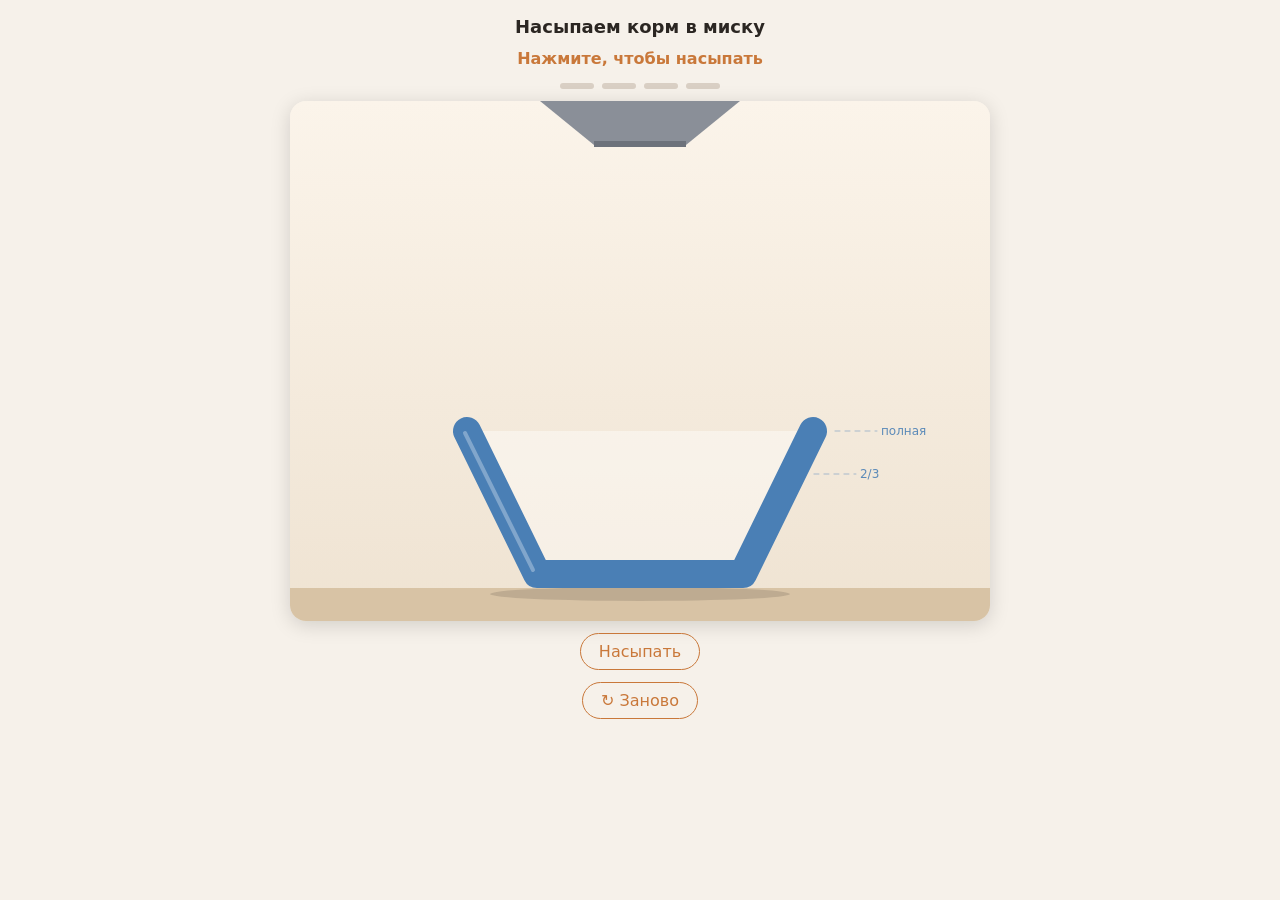
<file: Насыпаем корм в миску.html>
<!DOCTYPE html>
<html lang="ru">
<head>
<meta charset="utf-8">
<meta name="viewport" content="width=device-width, initial-scale=1, viewport-fit=cover">
<title>Насыпаем корм в миску</title>
<style>
:root{--bg:#f6f1ea;--fg:#2b2622;--muted:#8a7f75;--dot:#d9cfc4;--accent:#c9783a;
box-sizing:border-box;padding-top:env(safe-area-inset-top,0px);padding-bottom:env(safe-area-inset-bottom,0px)}
@media (prefers-color-scheme: dark){:root:not([data-theme="light"]){--bg:#1f1b18;--fg:#f1e9e0;--muted:#a79b90;--dot:#463e38;--accent:#e08f4f}}
:root[data-theme="dark"]{--bg:#1f1b18;--fg:#f1e9e0;--muted:#a79b90;--dot:#463e38;--accent:#e08f4f}
html{scroll-padding-top:env(safe-area-inset-top,0px)}
body{margin:0;min-height:100%;background:var(--bg);color:var(--fg);font-family:system-ui,-apple-system,"Segoe UI",Roboto,sans-serif;
display:flex;flex-direction:column;align-items:center;gap:12px;padding:16px}
h1{font-size:18px;font-weight:600;margin:0}
#label{font-size:16px;min-height:22px;color:var(--accent);font-weight:600}
#dots{display:flex;gap:8px}
#dots span{width:34px;height:6px;border-radius:3px;background:var(--dot);transition:background .3s}
#dots span.done{background:var(--muted)}
#dots span.active{background:var(--accent)}
canvas{width:min(100%,700px);height:auto;border-radius:16px;box-shadow:0 4px 20px rgba(0,0,0,.15)}
button{font:inherit;padding:8px 18px;border-radius:999px;border:1px solid var(--accent);background:transparent;color:var(--accent);cursor:pointer}
button:hover{background:var(--accent);color:#fff}
</style>
</head>
<body>
<h1>Насыпаем корм в миску</h1>
<div id="label"></div>
<div id="dots"><span></span><span></span><span></span><span></span></div>
<canvas id="c"></canvas>
<button id="pour">Насыпать</button>
<button id="replay">↻ Заново</button>

<script>
const cv = document.getElementById('c'), ctx = cv.getContext('2d');
const W = 700, H = 520, dpr = Math.min(window.devicePixelRatio || 1, 2);
cv.width = W * dpr; cv.height = H * dpr; ctx.scale(dpr, dpr);

// геометрия миски
const CX = 350, FLOOR_Y = 473, RIM_Y = 330, WALL_R = 14, R_BOT = 103, R_TOP = 173;
const GROUND = FLOOR_Y + WALL_R;
const INNER_FLOOR = FLOOR_Y - WALL_R;
const DEPTH = INNER_FLOOR - RIM_Y;
const COLORS = ['#a0612b', '#8c4f20', '#b87333', '#7a431a', '#c58a4a'];
const SR = 7, DX = 14.5, DY = 12.4, N_ROWS = 10, MOUND = 6, G = 0.3, SPILL_MAX = 42;
const FLOOR_BASE = 226, FLOOR_DX = 15;

const stages = [
  { t: 'Шаг 1 из 4 — немного на дно', rate: 0.3 },
  { t: 'Шаг 2 из 4 — наполняем на 2/3', rate: 0.5 },
  { t: 'Шаг 3 из 4 — миска до краёв', rate: 0.5 },
  { t: 'Шаг 4 из 4 — лишнее сыплется мимо', rate: 0.5, over: true }
];

const rand = (a, b) => a + Math.random() * (b - a);
const clamp = (v, a, b) => Math.max(a, Math.min(b, v));
const labelEl = document.getElementById('label');
const dots = [...document.querySelectorAll('#dots span')];

function wallX(y) {
  const k = clamp((FLOOR_Y - y) / (FLOOR_Y - RIM_Y), 0, 1);
  return R_BOT + k * (R_TOP - R_BOT);
}

let pieces = [], slots = [], rowStart = [], endIdx = [], moundEnd = 0, nextSlot = 0;
let floorPile = {}, spillSpawned = 0, spillLanded = 0;
let stage = 0, done = 0, phase = 'idle', waitF = 0, acc = 0, frameNo = 0;

function buildSlots() {
  const rows = []; let prev = 0;
  for (let k = 0; k < N_ROWS + MOUND; k++) {
    const y = INNER_FLOOR - SR - k * DY;
    let cnt;
    if (k < N_ROWS) {
      const hw = wallX(y) - WALL_R / 0.9 - 8;
      cnt = Math.floor(2 * hw / DX) + 1;
      if ((cnt % 2) !== (k % 2 === 0 ? 1 : 0)) cnt--;
    } else cnt = prev - 3;
    prev = cnt;
    const row = [];
    for (let i = 0; i < cnt; i++) row.push({ x: CX + (i - (cnt - 1) / 2) * DX + rand(-1, 1), y: y + rand(-.8, .8) });
    for (let i = row.length - 1; i > 0; i--) { const j = (Math.random() * (i + 1)) | 0; [row[i], row[j]] = [row[j], row[i]]; }
    rows.push(row);
  }
  slots = []; rowStart = [];
  for (const r of rows) { rowStart.push(slots.length); slots.push(...r); }
  rowStart.push(slots.length);
  moundEnd = slots.length;
  endIdx = [
    rowStart[1] + Math.floor(rows[1].length * 0.5),
    rowStart[6] + Math.floor(rows[6].length * 0.67),
    moundEnd
  ];
}

function showStage() {
  if (done >= 4 && phase === 'idle') labelEl.textContent = 'Четыре горсти уже в миске';
  else if (done === 0 && phase === 'idle') labelEl.textContent = 'Нажмите, чтобы насыпать';
  else labelEl.textContent = stages[Math.min(stage, 3)].t;
  dots.forEach((d, i) => {
    d.className = i < done ? 'done' : (i === stage && phase !== 'idle' ? 'active' : '');
  });
}
function reset() {
  pieces = []; stage = 0; done = 0; phase = 'idle'; waitF = 0; acc = 0; nextSlot = 0;
  spillSpawned = 0; spillLanded = 0; floorPile = { '-1': [], '1': [] };
  buildSlots(); showStage();
}
function pour() {
  if (phase !== 'idle') return;
  if (done >= 4) {
    labelEl.textContent = 'Четыре горсти уже в миске';
    return;
  }
  stage = done;
  phase = 'pour';
  acc = 0;
  waitF = 0;
  showStage();
}
document.getElementById('pour').onclick = pour;
document.getElementById('replay').onclick = reset;
cv.addEventListener('pointerdown', pour);

// запуск гранулы по параболе: из (x0,y0) со скоростью vy0 в точку (tx,ty)
function aim(p, tx, ty) {
  const dy = ty - p.y;
  const t = (-p.vy + Math.sqrt(p.vy * p.vy + 2 * G * dy)) / G;
  p.vx = (tx - p.x) / t; p.tx = tx; p.ty = ty;
}
function newPiece(tx, ty) {
  const p = { x: CX + clamp((tx - CX) * 0.45 + rand(-5, 5), -42, 42), y: 52, vx: 0, vy: rand(1, 2.5),
    r: rand(6.2, 7.2), c: COLORS[(Math.random() * COLORS.length) | 0], mode: 'fall', leg: 1, spill: false, settle: 0 };
  aim(p, tx, ty); pieces.push(p); return p;
}

// свободное место на полу для рассыпанного корма (кучка-пирамидка с каждой стороны)
function pickFloor(sg) {
  const pile = floorPile[sg], cand = [];
  for (let h = 0; h < 6; h++) {
    for (let j = 0; j < 6 - h; j++) {
      const key = h + ',' + j;
      if (pile.some(q => q.key === key)) continue;
      if (h > 0 && !(pile.some(q => q.key === (h - 1) + ',' + j && q.landed) && pile.some(q => q.key === (h - 1) + ',' + (j + 1) && q.landed))) continue;
      cand.push({ h, j, key });
    }
  }
  if (!cand.length) return null;
  const c = cand[(Math.random() * cand.length) | 0];
  const slot = { key: c.key, landed: false, x: CX + sg * (FLOOR_BASE + c.j * FLOOR_DX + c.h * FLOOR_DX / 2), y: GROUND - SR - c.h * DY };
  pile.push(slot); return slot;
}

function spawnSpill() {
  const sg = spillSpawned % 2 ? 1 : -1, fs = pickFloor(sg);
  if (!fs) return false;
  const capX = CX + sg * (R_TOP + 21 * 0.77), capY = RIM_Y - 21 * 0.64;
  const p = newPiece(capX, capY);
  p.spill = true; p.sg = sg; p.fs = fs; spillSpawned++;
  return true;
}

function spawnOne() {
  const st = stages[stage];
  if (!st.over) {
    if (nextSlot >= endIdx[stage]) return false;
    const sl = slots[nextSlot++]; newPiece(sl.x, sl.y); return true;
  }
  if (spillSpawned < SPILL_MAX && spawnSpill()) return true;
  return false;
}

function logic() {
  frameNo++;
  for (const p of pieces) {
    if (p.mode === 'rest') { p.settle++; continue; }
    p.vy += G; p.x += p.vx; p.y += p.vy;
    if (p.vy > 0 && p.y >= p.ty) {
      if (p.spill && p.leg === 1) {
        // упал на край миски — перекатывается наружу к полу
        p.leg = 2; p.x = p.tx; p.y = p.ty; p.vy = -1.5;
        aim(p, p.fs.x, p.fs.y);
        if (p.sg * p.vx < 0.8) p.vx = p.sg * 0.8;
      } else {
        p.x = p.tx; p.y = p.ty; p.mode = 'rest'; p.settle = 0;
        if (p.spill) { p.fs.landed = true; spillLanded++; }
      }
    }
  }
  if (phase === 'pour') {
    acc += stages[stage].rate;
    while (acc >= 1) { acc -= 1; if (!spawnOne()) break; }
    const st = stages[stage];
    const finished = st.over
      ? spillSpawned >= SPILL_MAX
      : nextSlot >= endIdx[stage];
    if (finished) { phase = 'wait'; waitF = 0; }
  } else if (phase === 'wait') {
    if (pieces.some(p => p.mode === 'fall')) { waitF = 0; return; }
    waitF++;
    if (waitF > 18) {
      done = Math.min(4, done + 1);
      phase = 'idle';
      showStage();
    }
  }
}

function drawBowl() {
  ctx.lineCap = 'round'; ctx.lineJoin = 'round';
  ctx.strokeStyle = '#4a7fb5'; ctx.lineWidth = WALL_R * 2;
  ctx.beginPath();
  ctx.moveTo(CX - R_TOP, RIM_Y); ctx.lineTo(CX - R_BOT, FLOOR_Y);
  ctx.lineTo(CX + R_BOT, FLOOR_Y); ctx.lineTo(CX + R_TOP, RIM_Y); ctx.stroke();
  ctx.strokeStyle = 'rgba(255,255,255,.3)'; ctx.lineWidth = 4;
  ctx.beginPath(); ctx.moveTo(CX - R_TOP - 2, RIM_Y + 2); ctx.lineTo(CX - R_BOT - 4, FLOOR_Y - 4); ctx.stroke();
}

function render() {
  const g = ctx.createLinearGradient(0, 0, 0, H);
  g.addColorStop(0, '#fbf4ea'); g.addColorStop(1, '#efe3d2');
  ctx.fillStyle = g; ctx.fillRect(0, 0, W, H);
  ctx.fillStyle = '#d8c3a5'; ctx.fillRect(0, GROUND, W, H - GROUND);
  ctx.fillStyle = 'rgba(0,0,0,.12)';
  ctx.beginPath(); ctx.ellipse(CX, GROUND + 6, 150, 7, 0, 0, 7); ctx.fill();
  ctx.fillStyle = 'rgba(255,255,255,.4)';
  ctx.beginPath();
  ctx.moveTo(CX - R_TOP, RIM_Y); ctx.lineTo(CX - R_BOT, FLOOR_Y);
  ctx.lineTo(CX + R_BOT, FLOOR_Y); ctx.lineTo(CX + R_TOP, RIM_Y); ctx.fill();
  // метки уровня
  ctx.setLineDash([5, 5]); ctx.strokeStyle = 'rgba(74,127,181,.45)'; ctx.lineWidth = 1;
  ctx.font = '12px system-ui,sans-serif'; ctx.fillStyle = 'rgba(74,127,181,.9)';
  const y23 = INNER_FLOOR - DEPTH * 2 / 3;
  ctx.beginPath(); ctx.moveTo(CX + wallX(y23) + WALL_R + 8, y23); ctx.lineTo(CX + wallX(y23) + WALL_R + 50, y23); ctx.stroke();
  ctx.fillText('2/3', CX + wallX(y23) + WALL_R + 54, y23 + 4);
  ctx.beginPath(); ctx.moveTo(CX + R_TOP + WALL_R + 8, RIM_Y); ctx.lineTo(CX + R_TOP + WALL_R + 50, RIM_Y); ctx.stroke();
  ctx.fillText('полная', CX + R_TOP + WALL_R + 54, RIM_Y + 4);
  ctx.setLineDash([]);
  // воронка
  ctx.fillStyle = '#8a8f98';
  ctx.beginPath(); ctx.moveTo(CX - 100, 0); ctx.lineTo(CX + 100, 0); ctx.lineTo(CX + 46, 44); ctx.lineTo(CX - 46, 44); ctx.fill();
  ctx.fillStyle = '#6d727b'; ctx.fillRect(CX - 46, 40, 92, 6);
  // корм
  for (const p of pieces) {
    let y = p.y;
    if (p.mode === 'rest' && p.settle < 18) y -= 3 * Math.exp(-p.settle / 5) * Math.abs(Math.sin(p.settle * 0.6));
    ctx.fillStyle = p.c; ctx.beginPath(); ctx.arc(p.x, y, p.r, 0, 7); ctx.fill();
    ctx.strokeStyle = 'rgba(0,0,0,.35)'; ctx.lineWidth = 1; ctx.stroke();
    ctx.fillStyle = 'rgba(255,255,255,.28)';
    ctx.beginPath(); ctx.arc(p.x - p.r * .3, y - p.r * .3, p.r * .3, 0, 7); ctx.fill();
  }
  drawBowl();
}

let last = 0, accT = 0;
function frame(t) {
  if (!last) last = t;
  accT += Math.min(t - last, 50); last = t;
  while (accT >= 16.667) { logic(); accT -= 16.667; }
  render();
  requestAnimationFrame(frame);
}
reset();
requestAnimationFrame(frame);
</script>
</body>
</html>
</file>
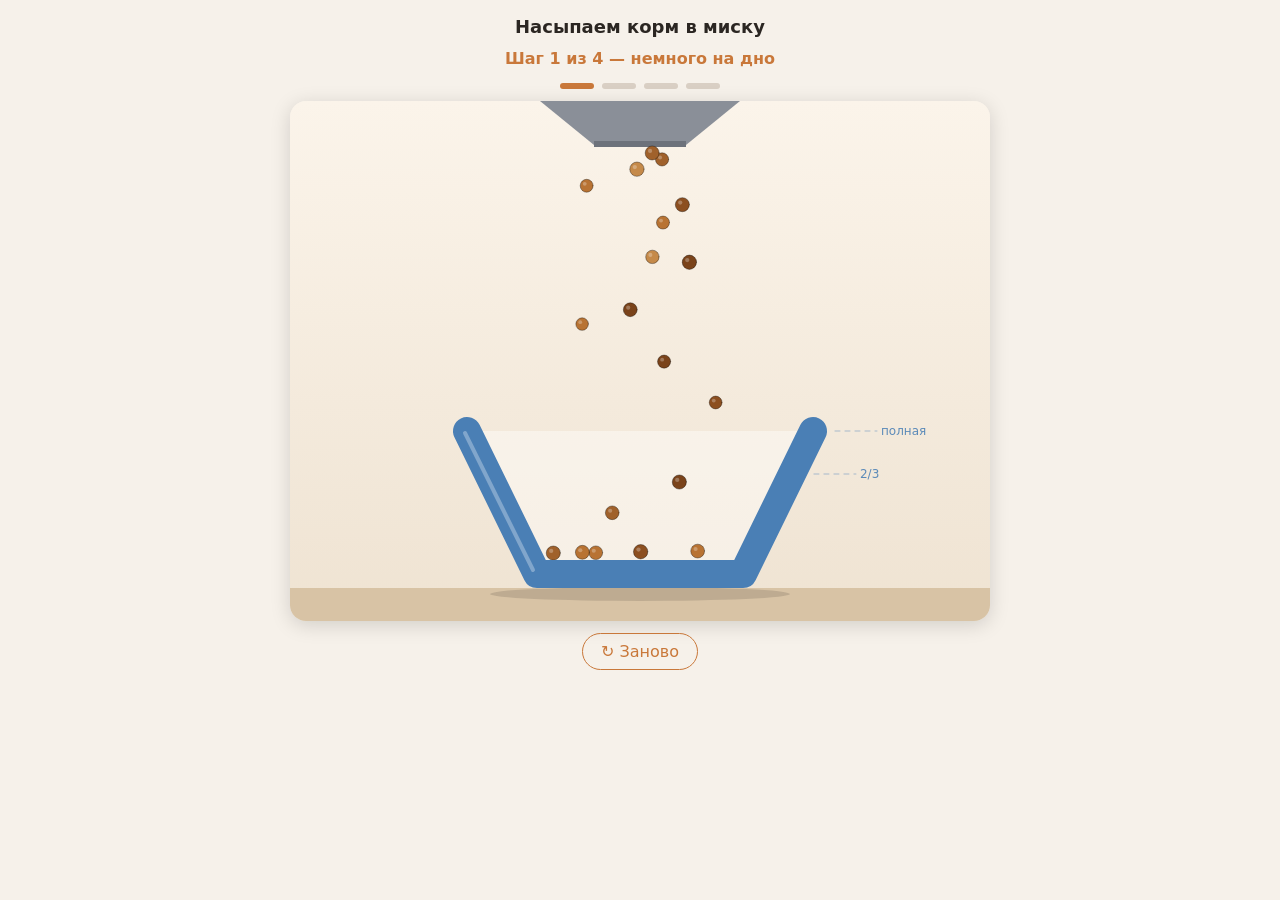
<file: assets/bowl/pour_src.html>
<!DOCTYPE html>
<html lang="ru">
<head>
<meta charset="utf-8">
<meta name="viewport" content="width=device-width, initial-scale=1, viewport-fit=cover">
<title>Насыпаем корм в миску</title>
<style>
:root{--bg:#f6f1ea;--fg:#2b2622;--muted:#8a7f75;--dot:#d9cfc4;--accent:#c9783a;
box-sizing:border-box;padding-top:env(safe-area-inset-top,0px);padding-bottom:env(safe-area-inset-bottom,0px)}
@media (prefers-color-scheme: dark){:root:not([data-theme="light"]){--bg:#1f1b18;--fg:#f1e9e0;--muted:#a79b90;--dot:#463e38;--accent:#e08f4f}}
:root[data-theme="dark"]{--bg:#1f1b18;--fg:#f1e9e0;--muted:#a79b90;--dot:#463e38;--accent:#e08f4f}
html{scroll-padding-top:env(safe-area-inset-top,0px)}
body{margin:0;min-height:100%;background:var(--bg);color:var(--fg);font-family:system-ui,-apple-system,"Segoe UI",Roboto,sans-serif;
display:flex;flex-direction:column;align-items:center;gap:12px;padding:16px}
h1{font-size:18px;font-weight:600;margin:0}
#label{font-size:16px;min-height:22px;color:var(--accent);font-weight:600}
#dots{display:flex;gap:8px}
#dots span{width:34px;height:6px;border-radius:3px;background:var(--dot);transition:background .3s}
#dots span.done{background:var(--muted)}
#dots span.active{background:var(--accent)}
canvas{width:min(100%,700px);height:auto;border-radius:16px;box-shadow:0 4px 20px rgba(0,0,0,.15)}
button{font:inherit;padding:8px 18px;border-radius:999px;border:1px solid var(--accent);background:transparent;color:var(--accent);cursor:pointer}
button:hover{background:var(--accent);color:#fff}
</style>
</head>
<body>
<h1>Насыпаем корм в миску</h1>
<div id="label"></div>
<div id="dots"><span></span><span></span><span></span><span></span></div>
<canvas id="c"></canvas>
<button id="replay">↻ Заново</button>

<script>
const cv = document.getElementById('c'), ctx = cv.getContext('2d');
const W = 700, H = 520, dpr = Math.min(window.devicePixelRatio || 1, 2);
cv.width = W * dpr; cv.height = H * dpr; ctx.scale(dpr, dpr);

// геометрия миски
const CX = 350, FLOOR_Y = 473, RIM_Y = 330, WALL_R = 14, R_BOT = 103, R_TOP = 173;
const GROUND = FLOOR_Y + WALL_R;
const INNER_FLOOR = FLOOR_Y - WALL_R;
const DEPTH = INNER_FLOOR - RIM_Y;
const COLORS = ['#a0612b', '#8c4f20', '#b87333', '#7a431a', '#c58a4a'];
const SR = 7, DX = 14.5, DY = 12.4, N_ROWS = 10, MOUND = 6, G = 0.3, SPILL_MAX = 36;
const FLOOR_BASE = 226, FLOOR_DX = 15;

const stages = [
  { t: 'Шаг 1 из 4 — немного на дно', rate: 0.3 },
  { t: 'Шаг 2 из 4 — наполняем на 2/3', rate: 0.5 },
  { t: 'Шаг 3 из 4 — миска полная', rate: 0.5 },
  { t: 'Шаг 4 из 4 — сыплется через край!', rate: 0.5, over: true }
];

const rand = (a, b) => a + Math.random() * (b - a);
const clamp = (v, a, b) => Math.max(a, Math.min(b, v));
const labelEl = document.getElementById('label');
const dots = [...document.querySelectorAll('#dots span')];

function wallX(y) {
  const k = clamp((FLOOR_Y - y) / (FLOOR_Y - RIM_Y), 0, 1);
  return R_BOT + k * (R_TOP - R_BOT);
}

let pieces = [], slots = [], rowStart = [], endIdx = [], moundEnd = 0, nextSlot = 0;
let floorPile = {}, spillSpawned = 0, spillLanded = 0;
let stage = 0, phase = 'pour', waitF = 0, acc = 0, frameNo = 0;

function buildSlots() {
  const rows = []; let prev = 0;
  for (let k = 0; k < N_ROWS + MOUND; k++) {
    const y = INNER_FLOOR - SR - k * DY;
    let cnt;
    if (k < N_ROWS) {
      const hw = wallX(y) - WALL_R / 0.9 - 8;
      cnt = Math.floor(2 * hw / DX) + 1;
      if ((cnt % 2) !== (k % 2 === 0 ? 1 : 0)) cnt--;
    } else cnt = prev - 3;
    prev = cnt;
    const row = [];
    for (let i = 0; i < cnt; i++) row.push({ x: CX + (i - (cnt - 1) / 2) * DX + rand(-1, 1), y: y + rand(-.8, .8) });
    for (let i = row.length - 1; i > 0; i--) { const j = (Math.random() * (i + 1)) | 0; [row[i], row[j]] = [row[j], row[i]]; }
    rows.push(row);
  }
  slots = []; rowStart = [];
  for (const r of rows) { rowStart.push(slots.length); slots.push(...r); }
  rowStart.push(slots.length);
  endIdx = [
    rowStart[1] + Math.floor(rows[1].length * 0.5),
    rowStart[6] + Math.floor(rows[6].length * 0.67),
    rowStart[N_ROWS + 2]
  ];
  moundEnd = rowStart[N_ROWS + 5];
}

function showStage() {
  labelEl.textContent = stages[stage].t;
  dots.forEach((d, i) => d.className = i < stage ? 'done' : i === stage ? 'active' : '');
}
function reset() {
  pieces = []; stage = 0; phase = 'pour'; waitF = 0; acc = 0; nextSlot = 0;
  spillSpawned = 0; spillLanded = 0; floorPile = { '-1': [], '1': [] };
  buildSlots(); showStage();
}
document.getElementById('replay').onclick = reset;

// запуск гранулы по параболе: из (x0,y0) со скоростью vy0 в точку (tx,ty)
function aim(p, tx, ty) {
  const dy = ty - p.y;
  const t = (-p.vy + Math.sqrt(p.vy * p.vy + 2 * G * dy)) / G;
  p.vx = (tx - p.x) / t; p.tx = tx; p.ty = ty;
}
function newPiece(tx, ty) {
  const p = { x: CX + clamp((tx - CX) * 0.45 + rand(-5, 5), -42, 42), y: 52, vx: 0, vy: rand(1, 2.5),
    r: rand(6.2, 7.2), c: COLORS[(Math.random() * COLORS.length) | 0], mode: 'fall', leg: 1, spill: false, settle: 0 };
  aim(p, tx, ty); pieces.push(p); return p;
}

// свободное место на полу для рассыпанного корма (кучка-пирамидка с каждой стороны)
function pickFloor(sg) {
  const pile = floorPile[sg], cand = [];
  for (let h = 0; h < 6; h++) {
    for (let j = 0; j < 6 - h; j++) {
      const key = h + ',' + j;
      if (pile.some(q => q.key === key)) continue;
      if (h > 0 && !(pile.some(q => q.key === (h - 1) + ',' + j && q.landed) && pile.some(q => q.key === (h - 1) + ',' + (j + 1) && q.landed))) continue;
      cand.push({ h, j, key });
    }
  }
  if (!cand.length) return null;
  const c = cand[(Math.random() * cand.length) | 0];
  const slot = { key: c.key, landed: false, x: CX + sg * (FLOOR_BASE + c.j * FLOOR_DX + c.h * FLOOR_DX / 2), y: GROUND - SR - c.h * DY };
  pile.push(slot); return slot;
}

function spawnSpill() {
  const sg = spillSpawned % 2 ? 1 : -1, fs = pickFloor(sg);
  if (!fs) return false;
  const capX = CX + sg * (R_TOP + 21 * 0.77), capY = RIM_Y - 21 * 0.64;
  const p = newPiece(capX, capY);
  p.spill = true; p.sg = sg; p.fs = fs; spillSpawned++;
  return true;
}

function spawnOne() {
  const st = stages[stage];
  if (!st.over) {
    if (nextSlot >= endIdx[stage]) return false;
    const sl = slots[nextSlot++]; newPiece(sl.x, sl.y); return true;
  }
  const canMound = nextSlot < moundEnd;
  if (canMound && (Math.random() < 0.55 || spillSpawned >= SPILL_MAX)) { const sl = slots[nextSlot++]; newPiece(sl.x, sl.y); return true; }
  if (spillSpawned < SPILL_MAX) return spawnSpill();
  return false;
}

function logic() {
  frameNo++;
  for (const p of pieces) {
    if (p.mode === 'rest') { p.settle++; continue; }
    p.vy += G; p.x += p.vx; p.y += p.vy;
    if (p.vy > 0 && p.y >= p.ty) {
      if (p.spill && p.leg === 1) {
        // упал на край миски — перекатывается наружу к полу
        p.leg = 2; p.x = p.tx; p.y = p.ty; p.vy = -1.5;
        aim(p, p.fs.x, p.fs.y);
        if (p.sg * p.vx < 0.8) p.vx = p.sg * 0.8;
      } else {
        p.x = p.tx; p.y = p.ty; p.mode = 'rest'; p.settle = 0;
        if (p.spill) { p.fs.landed = true; spillLanded++; }
      }
    }
  }
  if (phase === 'pour') {
    acc += stages[stage].rate;
    while (acc >= 1) { acc -= 1; if (!spawnOne()) break; }
    const st = stages[stage];
    const finished = st.over ? spillSpawned >= SPILL_MAX : nextSlot >= endIdx[stage];
    if (finished) { phase = 'wait'; waitF = 0; }
  } else {
    if (pieces.some(p => p.mode === 'fall')) { waitF = 0; return; }
    waitF++;
    if (waitF > (stage === 3 ? 170 : 55)) {
      if (stage < 3) { stage++; phase = 'pour'; showStage(); }
      else if (window.__cap) { window.__done = true; return; }
      else reset();
    }
  }
}

function drawBowl() {
  ctx.lineCap = 'round'; ctx.lineJoin = 'round';
  ctx.strokeStyle = '#4a7fb5'; ctx.lineWidth = WALL_R * 2;
  ctx.beginPath();
  ctx.moveTo(CX - R_TOP, RIM_Y); ctx.lineTo(CX - R_BOT, FLOOR_Y);
  ctx.lineTo(CX + R_BOT, FLOOR_Y); ctx.lineTo(CX + R_TOP, RIM_Y); ctx.stroke();
  ctx.strokeStyle = 'rgba(255,255,255,.3)'; ctx.lineWidth = 4;
  ctx.beginPath(); ctx.moveTo(CX - R_TOP - 2, RIM_Y + 2); ctx.lineTo(CX - R_BOT - 4, FLOOR_Y - 4); ctx.stroke();
}

function render() {
  const g = ctx.createLinearGradient(0, 0, 0, H);
  g.addColorStop(0, '#fbf4ea'); g.addColorStop(1, '#efe3d2');
  ctx.fillStyle = g; ctx.fillRect(0, 0, W, H);
  ctx.fillStyle = '#d8c3a5'; ctx.fillRect(0, GROUND, W, H - GROUND);
  ctx.fillStyle = 'rgba(0,0,0,.12)';
  ctx.beginPath(); ctx.ellipse(CX, GROUND + 6, 150, 7, 0, 0, 7); ctx.fill();
  ctx.fillStyle = 'rgba(255,255,255,.4)';
  ctx.beginPath();
  ctx.moveTo(CX - R_TOP, RIM_Y); ctx.lineTo(CX - R_BOT, FLOOR_Y);
  ctx.lineTo(CX + R_BOT, FLOOR_Y); ctx.lineTo(CX + R_TOP, RIM_Y); ctx.fill();
  // метки уровня
  ctx.setLineDash([5, 5]); ctx.strokeStyle = 'rgba(74,127,181,.45)'; ctx.lineWidth = 1;
  ctx.font = '12px system-ui,sans-serif'; ctx.fillStyle = 'rgba(74,127,181,.9)';
  const y23 = INNER_FLOOR - DEPTH * 2 / 3;
  ctx.beginPath(); ctx.moveTo(CX + wallX(y23) + WALL_R + 8, y23); ctx.lineTo(CX + wallX(y23) + WALL_R + 50, y23); ctx.stroke();
  ctx.fillText('2/3', CX + wallX(y23) + WALL_R + 54, y23 + 4);
  ctx.beginPath(); ctx.moveTo(CX + R_TOP + WALL_R + 8, RIM_Y); ctx.lineTo(CX + R_TOP + WALL_R + 50, RIM_Y); ctx.stroke();
  ctx.fillText('полная', CX + R_TOP + WALL_R + 54, RIM_Y + 4);
  ctx.setLineDash([]);
  // воронка
  ctx.fillStyle = '#8a8f98';
  ctx.beginPath(); ctx.moveTo(CX - 100, 0); ctx.lineTo(CX + 100, 0); ctx.lineTo(CX + 46, 44); ctx.lineTo(CX - 46, 44); ctx.fill();
  ctx.fillStyle = '#6d727b'; ctx.fillRect(CX - 46, 40, 92, 6);
  // корм
  for (const p of pieces) {
    let y = p.y;
    if (p.mode === 'rest' && p.settle < 18) y -= 3 * Math.exp(-p.settle / 5) * Math.abs(Math.sin(p.settle * 0.6));
    ctx.fillStyle = p.c; ctx.beginPath(); ctx.arc(p.x, y, p.r, 0, 7); ctx.fill();
    ctx.strokeStyle = 'rgba(0,0,0,.35)'; ctx.lineWidth = 1; ctx.stroke();
    ctx.fillStyle = 'rgba(255,255,255,.28)';
    ctx.beginPath(); ctx.arc(p.x - p.r * .3, y - p.r * .3, p.r * .3, 0, 7); ctx.fill();
  }
  drawBowl();
}

let last = 0, accT = 0;
function frame(t) {
  if (!last) last = t;
  accT += Math.min(t - last, 50); last = t;
  while (accT >= 16.667) { logic(); accT -= 16.667; }
  render();
  requestAnimationFrame(frame);
}
window.__cap = location.hash === '#cap';
window.__run = false;
window.__done = false;
window.__step = function(save) {
  const before = stage;
  if (window.__run && !window.__done) {
    logic();
    if (stage === before && !window.__done) logic();
  }
  render();
  return {
    n: pieces.length,
    stage: stage,
    phase: phase,
    done: !!window.__done,
    falling: pieces.some(p => p.mode === 'fall'),
    jpg: save ? cv.toDataURL('image/jpeg', 0.88) : ''
  };
};
reset();
if (window.__cap) { phase = 'wait'; render(); }
else requestAnimationFrame(frame);
</script>
</body>
</html>
</file>
<file: site/style.css>
/* =========================================================
   НормаЛап — сайт
   Палитра и шрифт те же, что в приложении
   ========================================================= */
@font-face {
  font-family: "Nunito";
  src: url("fonts/Nunito.ttf") format("truetype");
  font-weight: 200 1000;
  font-style: normal;
  font-display: swap;
}

:root {
  --sage: #668875;
  --sage-d: #4c6959;
  --sage-dd: #2f4a3b;
  --sage-l: #e6ece5;
  --cream: #f6f3ec;
  --cream-2: #efe9dc;
  --card: #ffffff;
  --ink: #2c2a26;
  --muted: #7a746c;
  --line: #e8e2d6;
  --coral: #e07a5f;
  --coral-d: #c9644a;
  --coral-l: #f8e6df;
  --honey: #e6b655;
  --honey-l: #fbf0d6;
  --teal: #2a9d8f;
  --r-s: 14px;
  --r-m: 22px;
  --r-l: 32px;
  --shadow-s: 0 2px 10px rgba(60, 50, 30, .06);
  --shadow-m: 0 14px 40px rgba(60, 50, 30, .10);
  --shadow-l: 0 30px 80px rgba(48, 60, 50, .18);
  --ease: cubic-bezier(.2, .8, .2, 1);
}

*, *::before, *::after { box-sizing: border-box; }
html { scroll-behavior: smooth; scroll-padding-top: 84px; -webkit-text-size-adjust: 100%; overflow-x: hidden; overflow-x: clip; max-width: 100%; }
body {
  margin: 0;
  font-family: "Nunito", "Segoe UI", system-ui, sans-serif;
  font-size: 17px;
  line-height: 1.62;
  color: var(--ink);
  background: var(--cream);
  overflow-x: hidden;
  -webkit-font-smoothing: antialiased;
}
img { max-width: 100%; display: block; }
a { color: inherit; text-decoration: none; }
h1, h2, h3, p, ul, ol { margin: 0; }
ul, ol { padding: 0; list-style: none; }
button { font: inherit; cursor: pointer; }
code { font-family: ui-monospace, "Cascadia Code", Consolas, monospace; font-size: .9em; background: rgba(255,255,255,.14); padding: 2px 8px; border-radius: 8px; }
em { font-style: normal; }
svg { display: block; }

.wrap { width: min(1180px, calc(100% - 40px)); margin-inline: auto; }
.ic { width: 1.15em; height: 1.15em; flex: none; }

/* ---------- Reveal ---------- */
.reveal { opacity: 0; transform: translateY(26px); transition: opacity .8s var(--ease), transform .8s var(--ease); transition-delay: var(--d, 0s); }
.reveal.in { opacity: 1; transform: none; }

/* ---------- Buttons ---------- */
.btn {
  display: inline-flex; align-items: center; justify-content: center; gap: 10px;
  padding: 14px 26px; border-radius: 18px; border: 2px solid transparent;
  font-weight: 800; font-size: 16px; line-height: 1.1; white-space: nowrap;
  transition: transform .25s var(--ease), box-shadow .25s var(--ease), background .25s, color .25s, border-color .25s;
}
.btn:hover { transform: translateY(-2px); }
.btn:active { transform: translateY(0); }
.btn--primary { background: var(--sage); color: #fff; box-shadow: 0 10px 24px rgba(102,136,117,.38); }
.btn--primary:hover { background: var(--sage-d); box-shadow: 0 14px 30px rgba(76,105,89,.45); }
.btn--ghost { background: rgba(255,255,255,.7); border-color: var(--line); color: var(--ink); backdrop-filter: blur(6px); }
.btn--ghost:hover { border-color: var(--sage); color: var(--sage-d); background: #fff; }
.btn--light { background: #fff; color: var(--sage-dd); box-shadow: 0 10px 28px rgba(0,0,0,.2); }
.btn--light:hover { box-shadow: 0 16px 36px rgba(0,0,0,.28); }
.btn--lg { padding: 18px 32px; font-size: 18px; border-radius: 22px; }
.btn--sm { padding: 10px 18px; font-size: 15px; border-radius: 14px; }
.btn--block { display: flex; width: 100%; }

/* ---------- Nav ---------- */
.nav { position: fixed; inset: 0 0 auto 0; z-index: 50; transition: background .3s, box-shadow .3s, backdrop-filter .3s; }
.nav.scrolled { background: rgba(246,243,236,.82); backdrop-filter: blur(14px) saturate(1.4); box-shadow: 0 1px 0 var(--line); }
.nav__in { display: flex; align-items: center; justify-content: space-between; gap: 24px; height: 72px; }
.brand { display: inline-flex; align-items: center; gap: 12px; }
.brand__logo { width: 40px; height: 40px; border-radius: 13px; background: var(--coral); display: grid; place-items: center; box-shadow: 0 6px 16px rgba(224,122,95,.4); transition: transform .4s var(--ease); }
.brand:hover .brand__logo { transform: rotate(-8deg) scale(1.06); }
.brand__logo svg { width: 24px; height: 24px; fill: #fff; }
.brand__name { font-weight: 900; font-size: 22px; letter-spacing: -.01em; color: var(--ink); }
.brand--light .brand__name { color: #fff; }
.nav__links { display: flex; gap: 4px; margin-left: auto; margin-right: 8px; }
.nav__links a { padding: 8px 14px; border-radius: 12px; font-weight: 700; font-size: 15px; color: var(--muted); transition: color .2s, background .2s; }
.nav__links a:hover { color: var(--sage-d); background: rgba(102,136,117,.1); }
.nav__cta-mobile { display: none; }
.burger { display: none; width: 44px; height: 44px; border: 0; background: transparent; border-radius: 12px; position: relative; }
.burger span { position: absolute; left: 11px; right: 11px; height: 2.5px; background: var(--ink); border-radius: 2px; transition: transform .3s var(--ease), opacity .2s, top .3s var(--ease); }
.burger span:nth-child(1) { top: 15px; } .burger span:nth-child(2) { top: 21px; } .burger span:nth-child(3) { top: 27px; }
.burger[aria-expanded="true"] span:nth-child(1) { top: 21px; transform: rotate(45deg); }
.burger[aria-expanded="true"] span:nth-child(2) { opacity: 0; }
.burger[aria-expanded="true"] span:nth-child(3) { top: 21px; transform: rotate(-45deg); }

/* ---------- Hero ---------- */
.hero { position: relative; padding: 150px 0 110px; overflow: hidden; isolation: isolate; }
.hero__bg { position: absolute; inset: 0; z-index: -1; pointer-events: none; }
.blob { position: absolute; border-radius: 50%; filter: blur(70px); opacity: .55; animation: drift 18s ease-in-out infinite alternate; }
.blob--a { width: 520px; height: 520px; background: #cfe0d4; top: -160px; right: -120px; }
.blob--b { width: 420px; height: 420px; background: #f6d6cb; bottom: -120px; left: -140px; animation-delay: -6s; }
.blob--c { width: 300px; height: 300px; background: #f7e4b4; top: 38%; left: 38%; opacity: .4; animation-delay: -11s; }
@keyframes drift { to { transform: translate(40px, 30px) scale(1.12); } }
.float.paw { position: absolute; fill: var(--sage); opacity: .13; width: 54px; height: 54px; animation: bob 7s ease-in-out infinite; }
.p1 { top: 22%; left: 6%; transform: rotate(-18deg); }
.p2 { top: 64%; left: 44%; width: 38px; height: 38px; transform: rotate(14deg); animation-delay: -2s; fill: var(--coral); }
.p3 { top: 14%; right: 36%; width: 34px; height: 34px; transform: rotate(24deg); animation-delay: -4s; }
.p4 { bottom: 12%; right: 6%; width: 70px; height: 70px; transform: rotate(-12deg); animation-delay: -1s; fill: var(--honey); }
@keyframes bob { 50% { translate: 0 -16px; } }

.hero__in { display: grid; grid-template-columns: 1.05fr .95fr; gap: 56px; align-items: center; }
.eyebrow { display: inline-flex; align-items: center; gap: 10px; padding: 8px 16px 8px 12px; background: rgba(255,255,255,.8); border: 1px solid var(--line); border-radius: 999px; font-weight: 800; font-size: 14px; color: var(--sage-d); box-shadow: var(--shadow-s); }
.eyebrow .dot { width: 10px; height: 10px; border-radius: 50%; background: var(--coral); box-shadow: 0 0 0 0 rgba(224,122,95,.6); animation: pulse 2.2s infinite; }
@keyframes pulse { 70% { box-shadow: 0 0 0 10px rgba(224,122,95,0); } 100% { box-shadow: 0 0 0 0 rgba(224,122,95,0); } }
.hero h1 { margin: 22px 0 22px; font-size: clamp(38px, 5.4vw, 68px); line-height: 1.04; font-weight: 900; letter-spacing: -.025em; }
.hero h1, .section__head h2 { isolation: isolate; }
.hero h1 em, .section__head h2 em { color: var(--sage); position: relative; white-space: nowrap; }
.hero h1 em::after, .section__head h2 em::after {
  content: ""; position: absolute; left: -4px; right: -4px; bottom: .06em; height: .26em; background: var(--coral-l); border-radius: 8px; z-index: -1;
}
.lead { font-size: clamp(18px, 1.6vw, 21px); color: #55504a; max-width: 560px; }
.hero__cta { display: flex; flex-wrap: wrap; gap: 14px; margin: 34px 0 26px; }
.hero__chips { display: flex; flex-wrap: wrap; gap: 10px 22px; font-weight: 700; font-size: 15px; color: var(--muted); }
.hero__chips li { display: inline-flex; align-items: center; gap: 8px; }
.hero__chips .ic { color: var(--teal); background: #dff1ee; border-radius: 50%; padding: 3px; width: 22px; height: 22px; }

.hero__visual { position: relative; display: grid; place-items: center; min-height: 640px; }
.scroll-hint { position: absolute; bottom: 26px; left: 50%; width: 26px; height: 42px; border: 2px solid rgba(76,105,89,.4); border-radius: 14px; translate: -50% 0; }
.scroll-hint span { position: absolute; left: 50%; top: 8px; width: 4px; height: 8px; border-radius: 2px; background: var(--sage); translate: -50% 0; animation: wheel 1.8s infinite; }
@keyframes wheel { 0% { opacity: 1; } 100% { opacity: 0; transform: translateY(14px); } }

/* ---------- Phone mockup ---------- */
.phone {
  text-align: left;
  position: relative; width: 300px; height: 620px; padding: 11px; border-radius: 50px;
  background: linear-gradient(145deg, #3a3833, #181714); box-shadow: var(--shadow-l), inset 0 0 0 2px #55524b;
  display: flex; flex-direction: column;
}
.phone--hero { transform: rotate(3deg); animation: floaty 7s ease-in-out infinite; }
@keyframes floaty { 50% { transform: rotate(3deg) translateY(-14px); } }
.phone__notch { position: absolute; top: 18px; left: 50%; width: 82px; height: 22px; background: #0e0d0c; border-radius: 14px; translate: -50% 0; z-index: 3; }
.phone__screen { flex: 1; background: var(--cream); border-radius: 40px 40px 0 0; padding: 48px 14px 10px; overflow: hidden; position: relative; display: flex; flex-direction: column; gap: 10px; }
.app-nav { display: flex; justify-content: space-around; align-items: center; background: #fff; height: 62px; border-radius: 0 0 40px 40px; padding: 0 8px; border-top: 1px solid var(--line); }
.app-nav span { width: 46px; height: 34px; border-radius: 17px; display: grid; place-items: center; color: var(--muted); }
.app-nav span.on { background: var(--sage-l); color: var(--sage-d); }
.app-nav svg { width: 22px; height: 22px; }

.app-head small { display: block; font-size: 11px; font-weight: 800; color: var(--sage); }
.app-head b { display: block; font-size: 22px; font-weight: 900; line-height: 1.1; }
.app-card { background: #fff; border: 1.5px solid var(--line); border-radius: 18px; padding: 11px 12px; }
.app-card--pet { display: flex; align-items: center; gap: 10px; }
.app-card--pet b { display: block; font-size: 15px; line-height: 1.2; }
.app-card--pet small { color: var(--muted); font-size: 11.5px; font-weight: 700; }
.avatar { width: 40px; height: 40px; border-radius: 50%; background: var(--sage-l); display: grid; place-items: center; overflow: hidden; flex: none; }
.avatar img { width: 30px; height: 30px; object-fit: contain; }
.avatar--lg { width: 54px; height: 54px; } .avatar--lg img { width: 40px; height: 40px; }
.app-card--kcal { display: flex; align-items: center; gap: 12px; }
.ring { position: relative; width: 100px; height: 100px; flex: none; }
.ring svg { width: 100%; height: 100%; transform: rotate(-90deg); }
.ring circle { fill: none; stroke-width: 10; }
.ring__bg { stroke: var(--sage-l); }
.ring__fg { stroke: var(--sage); stroke-linecap: round; stroke-dasharray: 314; stroke-dashoffset: calc(314 * (1 - var(--p))); transition: stroke-dashoffset 1.6s var(--ease) .3s; }
.reveal:not(.in) .ring__fg, .scr:not(.on) .ring__fg { stroke-dashoffset: 314; }
.ring__txt { position: absolute; inset: 0; display: grid; place-content: center; text-align: center; }
.ring__txt b { font-size: 28px; font-weight: 900; line-height: 1; }
.ring__txt small { font-size: 10px; font-weight: 800; color: var(--muted); }
.macros { display: grid; gap: 6px; font-size: 12.5px; font-weight: 700; color: var(--muted); flex: 1; }
.macros span { display: flex; align-items: center; gap: 6px; }
.macros i { width: 9px; height: 9px; border-radius: 50%; background: var(--c); flex: none; }
.macros b { margin-left: auto; color: var(--ink); }
.app-card--meals { display: grid; gap: 7px; }
.meals__title { font-size: 12px; font-weight: 800; color: var(--sage-d); }
.meal { display: flex; align-items: center; gap: 10px; background: var(--cream); border-radius: 12px; padding: 6px 10px; font-weight: 800; font-size: 13.5px; }
.meal span { flex: 1; }
.bowl-ic { width: 32px; height: 22px; }

.float-card { position: absolute; background: #fff; border-radius: 20px; padding: 10px 14px; box-shadow: var(--shadow-m); display: flex; align-items: center; gap: 12px; border: 1px solid var(--line); animation: floaty2 6s ease-in-out infinite; }
@keyframes floaty2 { 50% { translate: 0 -10px; } }
.float-card small { display: block; font-size: 12px; font-weight: 700; color: var(--muted); line-height: 1.2; }
.float-card b { display: block; font-size: 15px; font-weight: 900; line-height: 1.25; }
.fc-breed { left: -10px; top: 70px; padding: 8px 18px 8px 8px; animation-delay: -1s; }
.fc-breed img { width: 72px; height: 54px; object-fit: contain; border-radius: 12px; background: #fff; }
.fc-ok { right: -6px; bottom: 150px; animation-delay: -3s; }
.fc-ok .ok { width: 34px; height: 34px; border-radius: 50%; background: var(--teal); color: #fff; display: grid; place-items: center; }
.fc-dog { right: 14px; top: 56px; padding: 6px; border-radius: 50%; width: 92px; height: 92px; justify-content: center; background: var(--honey-l); animation-delay: -2s; }
.fc-dog img { width: 70px; height: 78px; object-fit: contain; }

/* ---------- Stats ---------- */
.stats { padding: 0 0 20px; }
.stats__grid { display: grid; grid-template-columns: repeat(4, 1fr); gap: 0; background: #fff; border: 1.5px solid var(--line); border-radius: var(--r-l); box-shadow: var(--shadow-m); margin-top: -36px; position: relative; z-index: 2; overflow: hidden; }
.stat { padding: 30px 26px; text-align: center; position: relative; }
.stat + .stat::before { content: ""; position: absolute; left: 0; top: 24%; bottom: 24%; width: 1.5px; background: var(--line); }
.stat b { display: block; font-size: clamp(34px, 4vw, 50px); font-weight: 900; line-height: 1; color: var(--sage); letter-spacing: -.02em; }
.stat span { display: block; margin-top: 10px; font-weight: 700; font-size: 14.5px; color: var(--muted); line-height: 1.35; }

/* ---------- Sections ---------- */
.section { padding: 110px 0; position: relative; }
.section--tint { background: linear-gradient(180deg, var(--cream-2), #f3eee2); }
.section--dark { background: radial-gradient(1200px 500px at 85% -10%, #3b5a49 0%, transparent 60%), linear-gradient(160deg, var(--sage-d), var(--sage-dd)); color: #fff; overflow: hidden; }
.section__head { margin-bottom: 52px; max-width: 800px; }
.section__head--center { margin-inline: auto; text-align: center; }
.section__head--center p { margin-top: 16px; color: var(--muted); font-size: 18px; }
.section__head--light p { color: rgba(255,255,255,.78); }
.section__head h2 { font-size: clamp(30px, 4vw, 50px); line-height: 1.1; font-weight: 900; letter-spacing: -.02em; }
.section__head--light h2 { color: #fff; }
.section--dark .section__head h2 em { color: #ffd9cc; }
.section--dark .section__head h2 em::after { background: rgba(224,122,95,.35); }
.section__head--light h2 em { color: #ffd9cc; }
.section__head--light h2 em::after { background: rgba(224,122,95,.4); }
.kicker { display: inline-block; margin-bottom: 14px; padding: 6px 14px; border-radius: 999px; background: var(--sage-l); color: var(--sage-d); font-weight: 800; font-size: 13.5px; letter-spacing: .02em; }
.section__head--light .kicker, .section--dark .kicker { background: rgba(255,255,255,.14); color: #e7f1ea; }

/* Problem */
.problem { display: grid; grid-template-columns: 1.1fr .9fr; gap: 56px; align-items: start; }
.problem__text .big { font-size: clamp(22px, 2.4vw, 30px); line-height: 1.35; font-weight: 800; letter-spacing: -.01em; margin-bottom: 20px; }
.problem__text p:not(.big) { color: #5f5951; font-size: 18px; }
.pains { display: grid; gap: 16px; }
.pain { display: flex; gap: 18px; padding: 22px 24px; background: #fff; border: 1.5px solid var(--line); border-radius: var(--r-m); box-shadow: var(--shadow-s); transition: transform .3s var(--ease), box-shadow .3s; }
.pain:hover { transform: translateX(6px); box-shadow: var(--shadow-m); }
.pain__n { width: 40px; height: 40px; flex: none; border-radius: 13px; background: var(--coral-l); color: var(--coral-d); font-weight: 900; font-size: 18px; display: grid; place-items: center; }
.pain b { display: block; font-size: 18px; margin-bottom: 2px; }
.pain p { color: var(--muted); font-size: 15.5px; line-height: 1.5; }
.note { display: flex; gap: 18px; align-items: flex-start; margin-top: 48px; padding: 24px 28px; background: var(--honey-l); border: 1.5px solid #f0dca6; border-radius: var(--r-m); }
.note__ic { width: 32px; height: 32px; flex: none; border-radius: 50%; background: var(--honey); color: #fff; font-weight: 900; font-style: italic; font-family: Georgia, serif; display: grid; place-items: center; }
.note p { font-size: 17px; color: #5a4d28; }

/* Solution */
.solution { display: grid; grid-template-columns: 1fr 1fr; gap: 22px; margin-bottom: 26px; }
.solution__one, .solution__usp { padding: 34px; border-radius: var(--r-l); position: relative; overflow: hidden; }
.solution__one { background: var(--sage); color: #fff; box-shadow: 0 20px 44px rgba(76,105,89,.3); }
.solution__usp { background: #fff; border: 1.5px solid var(--line); box-shadow: var(--shadow-m); }
.solution small { display: inline-block; margin-bottom: 14px; font-weight: 900; font-size: 13px; letter-spacing: .08em; text-transform: uppercase; opacity: .8; }
.solution__usp small { color: var(--coral-d); opacity: 1; }
.solution p { font-size: 18.5px; line-height: 1.55; font-weight: 600; }
.solution__one::after { content: ""; position: absolute; right: -40px; bottom: -40px; width: 180px; height: 180px; border-radius: 50%; background: rgba(255,255,255,.1); }

.features { display: grid; grid-template-columns: repeat(4, 1fr); gap: 18px; }
.feature { padding: 28px 24px; background: #fff; border: 1.5px solid var(--line); border-radius: var(--r-m); transition: transform .35s var(--ease), box-shadow .35s; }
.feature:hover { transform: translateY(-8px); box-shadow: var(--shadow-m); }
.feature__ic { width: 54px; height: 54px; border-radius: 17px; display: grid; place-items: center; color: #fff; background: var(--c); margin-bottom: 18px; box-shadow: 0 10px 20px color-mix(in srgb, var(--c) 40%, transparent); }
.feature__ic svg { width: 28px; height: 28px; }
.feature h3 { font-size: 20px; font-weight: 900; margin-bottom: 8px; }
.feature p { color: var(--muted); font-size: 15.5px; line-height: 1.55; }

.devices { margin-top: 26px; display: flex; align-items: center; flex-wrap: wrap; gap: 18px 26px; padding: 22px 28px; background: #fff; border: 1.5px dashed #cdbf9f; border-radius: var(--r-m); }
.devices__ic { width: 40px; height: 40px; border-radius: 50%; background: var(--teal); color: #fff; display: grid; place-items: center; flex: none; }
.devices__ic svg { width: 22px; height: 22px; }
.devices p { flex: 1 1 320px; font-size: 17px; }
.devices__list { display: flex; gap: 10px; flex-wrap: wrap; }
.devices__list span { display: inline-flex; align-items: center; gap: 8px; padding: 8px 14px; background: var(--sage-l); color: var(--sage-d); border-radius: 999px; font-weight: 800; font-size: 14.5px; }
.devices__list .soon { background: var(--cream-2); color: var(--muted); }

/* Audience */
.audience { display: grid; grid-template-columns: repeat(3, 1fr); gap: 22px; }
.aud { padding: 34px 28px; border-radius: var(--r-l); background: #fff; border: 1.5px solid var(--line); text-align: center; transition: transform .35s var(--ease), box-shadow .35s; }
.aud:hover { transform: translateY(-8px) rotate(-.6deg); box-shadow: var(--shadow-m); }
.aud img { width: 92px; height: 92px; object-fit: contain; margin: 0 auto 20px; filter: drop-shadow(0 8px 12px rgba(0,0,0,.1)); }
.aud__paw { width: 92px; height: 92px; margin: 0 auto 20px; border-radius: 50%; background: var(--coral-l); display: grid; place-items: center; }
.aud__paw svg { width: 50px; height: 50px; fill: var(--coral); }
.aud h3 { font-size: 21px; font-weight: 900; margin-bottom: 10px; }
.aud p { color: var(--muted); font-size: 16px; }

/* Steps */
.steps { display: grid; grid-template-columns: repeat(5, 1fr); gap: 18px; position: relative; counter-reset: s; }
.steps::before { content: ""; position: absolute; left: 6%; right: 6%; top: 30px; height: 2px; background: repeating-linear-gradient(90deg, rgba(255,255,255,.45) 0 8px, transparent 8px 16px); }
.step { position: relative; padding: 0 6px; }
.step__n { position: relative; z-index: 1; width: 60px; height: 60px; border-radius: 20px; background: #fff; color: var(--sage-d); font-weight: 900; font-size: 26px; display: grid; place-items: center; margin-bottom: 22px; box-shadow: 0 10px 24px rgba(0,0,0,.22); transform: rotate(-5deg); transition: transform .3s var(--ease), background .3s, color .3s; }
.step:nth-child(even) .step__n { transform: rotate(5deg); }
.step:hover .step__n { transform: rotate(0) scale(1.1); background: var(--coral); color: #fff; }
.step h3 { font-size: 19px; font-weight: 900; margin-bottom: 8px; }
.step p { color: rgba(255,255,255,.8); font-size: 15px; line-height: 1.55; }

/* Profile */
.profile { display: grid; grid-template-columns: 1fr 1fr; gap: 64px; align-items: center; }
.profile__copy > p { color: #5f5951; font-size: 18px; margin: -22px 0 28px; }
.profile .section__head { margin-bottom: 40px; }
.fields { display: grid; grid-template-columns: 1fr 1fr; gap: 12px; }
.fields li { display: flex; align-items: center; gap: 12px; padding: 12px 14px; background: #fff; border: 1.5px solid var(--line); border-radius: 16px; transition: border-color .25s, transform .25s var(--ease); }
.fields li:hover { border-color: var(--sage); transform: translateX(4px); }
.fields li:last-child { grid-column: 1 / -1; }
.fld { width: 38px; height: 38px; flex: none; border-radius: 12px; background: var(--sage-l); color: var(--sage-d); display: grid; place-items: center; }
.fld svg { width: 20px; height: 20px; }
.fields b { display: block; font-size: 15.5px; line-height: 1.25; }
.fields small { display: block; font-size: 13px; color: var(--muted); line-height: 1.3; font-weight: 600; }
.profile__visual { position: relative; display: grid; place-items: center; padding: 20px 0 40px; }
.profile__visual::before { content: ""; position: absolute; inset: 4% 4% 8%; background: linear-gradient(145deg, var(--sage-l), #f6e4dc); border-radius: 48px; transform: rotate(-3deg); }
.form-card { position: relative; width: min(380px, 100%); padding: 24px; background: #fff; border-radius: 30px; box-shadow: var(--shadow-l); display: grid; gap: 14px; border: 1.5px solid var(--line); transform: rotate(1.5deg); }
.form-card__top { display: flex; align-items: center; gap: 14px; }
.form-card__top b { display: block; font-size: 20px; font-weight: 900; line-height: 1.2; }
.form-card__top small { color: var(--muted); font-weight: 700; }
.seg { display: flex; gap: 4px; padding: 4px; background: var(--cream); border: 1.5px solid var(--line); border-radius: 16px; }
.seg span { flex: 1; padding: 10px 6px; border-radius: 12px; text-align: center; font-weight: 800; font-size: 15px; color: var(--muted); transition: background .25s, color .25s, box-shadow .25s; user-select: none; }
.seg span.on { background: #fff; color: var(--sage-d); box-shadow: 0 2px 8px rgba(0,0,0,.1); }
.seg--sm span { padding: 7px 4px; font-size: 12.5px; }
.input { padding: 10px 14px; border: 1.5px solid var(--line); border-radius: 14px; background: #fff; }
.input small { display: block; font-size: 11.5px; font-weight: 800; color: var(--muted); }
.input b { font-size: 17px; font-weight: 800; }
.row2 { display: grid; grid-template-columns: 1fr 1fr; gap: 12px; }
.switch { display: flex; align-items: center; gap: 12px; font-weight: 800; font-size: 15.5px; cursor: default; user-select: none; }
.switch i { position: relative; width: 48px; height: 28px; border-radius: 14px; background: #d6d0c3; flex: none; transition: background .25s; }
.switch i::after { content: ""; position: absolute; top: 3px; left: 3px; width: 22px; height: 22px; border-radius: 50%; background: #fff; box-shadow: 0 2px 5px rgba(0,0,0,.25); transition: transform .3s var(--ease); }
.switch i.on { background: var(--sage); }
.switch i.on::after { transform: translateX(20px); }
.chips-row { display: flex; flex-wrap: wrap; gap: 8px; }
.chip { padding: 7px 14px; border-radius: 999px; background: var(--cream); border: 1.5px solid var(--line); font-weight: 800; font-size: 13.5px; color: var(--muted); }
.chip.on { background: var(--sage); border-color: var(--sage); color: #fff; }
.profile__cat { position: absolute; right: -6px; bottom: -10px; width: 150px; background: #fff; border-radius: 24px; padding: 6px; box-shadow: var(--shadow-m); border: 1px solid var(--line); transform: rotate(5deg); animation: floaty2 7s ease-in-out infinite; }

/* Plans */
.plans { display: grid; grid-template-columns: 1fr 1fr; gap: 26px; max-width: 980px; margin-inline: auto; align-items: stretch; }
.plan { position: relative; display: flex; flex-direction: column; gap: 22px; padding: 38px 34px; border-radius: var(--r-l); background: #fff; border: 1.5px solid var(--line); box-shadow: var(--shadow-s); }
.plan--pro { background: linear-gradient(155deg, var(--sage), var(--sage-d)); color: #fff; border-color: transparent; box-shadow: 0 30px 60px rgba(76,105,89,.38); transform: translateY(-14px); }
.plan__ribbon { position: absolute; top: -14px; right: 26px; padding: 6px 14px; border-radius: 999px; background: var(--coral); color: #fff; font-weight: 900; font-size: 13px; box-shadow: 0 8px 18px rgba(224,122,95,.45); }
.plan__tag { display: inline-block; padding: 4px 12px; border-radius: 999px; background: var(--sage-l); color: var(--sage-d); font-weight: 900; font-size: 13px; letter-spacing: .05em; }
.plan--pro .plan__tag { background: rgba(255,255,255,.2); color: #fff; }
.plan h3 { font-size: 26px; font-weight: 900; margin: 12px 0 8px; }
.price b { font-size: 46px; font-weight: 900; letter-spacing: -.02em; line-height: 1; }
.price small { display: block; margin-top: 4px; font-weight: 700; opacity: .7; font-size: 14px; }
.plan ul { display: grid; gap: 12px; flex: 1; }
.plan li { display: flex; gap: 12px; align-items: flex-start; font-weight: 600; font-size: 16px; line-height: 1.45; }
.plan li .ic { margin-top: 2px; width: 24px; height: 24px; padding: 4px; border-radius: 50%; background: var(--sage-l); color: var(--sage-d); }
.plan--pro li .ic { background: rgba(255,255,255,.22); color: #fff; }
.plan__fine { font-size: 13.5px; opacity: .75; text-align: center; margin-top: -8px; }

/* Screens stage */
.tabs { display: flex; flex-wrap: wrap; justify-content: center; gap: 8px; margin-bottom: 48px; }
.tab { padding: 12px 24px; border-radius: 999px; background: #fff; border: 1.5px solid var(--line); font-weight: 800; font-size: 16px; color: var(--muted); transition: all .25s var(--ease); }
.tab:hover { color: var(--sage-d); border-color: var(--sage); }
.tab.on { background: var(--sage); border-color: var(--sage); color: #fff; box-shadow: 0 10px 22px rgba(102,136,117,.4); }
.stage { display: grid; grid-template-columns: 1fr auto; gap: 80px; align-items: center; max-width: 960px; margin-inline: auto; }
.stage__text { position: relative; min-height: 280px; }
.pane { position: absolute; inset: 0 auto auto 0; width: 100%; opacity: 0; visibility: hidden; transform: translateX(-20px); transition: opacity .5s var(--ease), transform .5s var(--ease), visibility 0s .5s; }
.pane.on { position: relative; opacity: 1; visibility: visible; transform: none; transition-delay: 0s; }
.pane h3 { font-size: 34px; line-height: 1.12; font-weight: 900; letter-spacing: -.02em; margin-bottom: 16px; }
.pane > p { font-size: 18px; color: #5f5951; margin-bottom: 22px; }
.ticks { display: grid; gap: 10px; }
.ticks li { position: relative; padding-left: 36px; font-weight: 700; }
.ticks li::before { content: ""; position: absolute; left: 0; top: 2px; width: 24px; height: 24px; border-radius: 50%; background: var(--sage-l) url("data:image/svg+xml,%3Csvg xmlns='http://www.w3.org/2000/svg' viewBox='0 0 24 24'%3E%3Cpath d='M6 12.5l4 4 8-9' fill='none' stroke='%234c6959' stroke-width='3' stroke-linecap='round' stroke-linejoin='round'/%3E%3C/svg%3E") center/16px no-repeat; }
.stage__phone { position: relative; display: grid; place-items: center; }
.stage__glow { position: absolute; inset: 10% -14%; background: radial-gradient(closest-side, rgba(102,136,117,.3), transparent); z-index: -1; filter: blur(20px); }
.phone--stage { width: 292px; height: 600px; }
.scr { position: absolute; inset: 48px 14px 10px; display: flex; flex-direction: column; gap: 10px; opacity: 0; visibility: hidden; transform: translateY(14px) scale(.98); transition: opacity .45s var(--ease), transform .45s var(--ease), visibility 0s .45s; }
.scr.on { opacity: 1; visibility: visible; transform: none; transition-delay: 0s; }
.phone--stage .phone__screen { padding: 0; }
.breed { display: flex; align-items: center; gap: 12px; padding: 8px; background: #fff; border: 1.5px solid var(--line); border-radius: 18px; }
.breed__img { width: 74px; height: 62px; flex: none; border-radius: 12px; background: #fff; display: grid; place-items: center; overflow: hidden; }
.breed__img img { max-height: 100%; width: 100%; object-fit: contain; }
.breed b { display: block; font-size: 15px; line-height: 1.2; }
.breed small { color: var(--muted); font-size: 11.5px; font-weight: 700; line-height: 1.25; display: block; margin-top: 2px; }
.app-card--wt { padding: 14px; }
.wt__top { display: flex; justify-content: space-between; }
.wt__top small { display: block; font-size: 11px; font-weight: 800; color: var(--muted); }
.wt__top b { font-size: 26px; font-weight: 900; line-height: 1.1; }
.wt__goal { text-align: right; } .wt__goal b { color: var(--coral-d); font-size: 20px; }
.spark { width: 100%; height: 96px; margin-top: 8px; overflow: visible; }
.spark__line { stroke-dasharray: 340; stroke-dashoffset: 340; }
.scr.on .spark__line { stroke-dashoffset: 0; transition: stroke-dashoffset 1.6s var(--ease) .25s; }
.cal__title { font-size: 12px; font-weight: 800; color: var(--sage-d); margin-bottom: 8px; }
.cal { display: grid; grid-template-columns: repeat(7, 1fr); gap: 5px; text-align: center; }
.cal i { font-style: normal; font-size: 10px; font-weight: 800; color: var(--muted); }
.cal s { text-decoration: none; height: 30px; border-radius: 10px; background: var(--cream); display: grid; place-items: center; font-weight: 800; font-size: 12px; color: var(--muted); }
.cal s.d { background: var(--sage); color: #fff; }
.game { display: grid; gap: 6px; background: #fff; border: 1.5px solid var(--line); border-radius: 18px; padding: 12px; }
.grow { display: grid; grid-template-columns: repeat(5, 1fr); gap: 6px; }
.grow s { text-decoration: none; aspect-ratio: 1; border-radius: 9px; border: 2px solid #e1dacb; background: var(--cream); display: grid; place-items: center; font-weight: 900; font-size: 20px; color: var(--ink); }
.grow s.h { background: #668875; border-color: #668875; color: #fff; }
.grow s.p { background: #e6b655; border-color: #e6b655; }
.grow s.m { background: #a9a398; border-color: #a9a398; color: #fff; }
.scr.on .grow s.h, .scr.on .grow s.p, .scr.on .grow s.m { animation: flip .6s var(--ease) backwards; }
.scr.on .grow:nth-child(2) s { animation-delay: .35s; } .scr.on .grow:nth-child(3) s { animation-delay: .7s; }
@keyframes flip { from { transform: rotateX(90deg); } }
.keys { display: grid; gap: 5px; margin-top: auto; }
.keys div { display: flex; justify-content: center; gap: 3px; }
.keys i { font-style: normal; flex: 1; max-width: 22px; height: 32px; border-radius: 7px; background: #e6ece5; display: grid; place-items: center; font-weight: 800; font-size: 11px; }
.keys i.w { max-width: 40px; flex: 2; font-size: 9.5px; }
.keys i.h { background: #668875; color: #fff; } .keys i.m { background: #a9a398; color: #fff; }

/* Calculator */
.calc { display: grid; grid-template-columns: 1fr 1fr; gap: 64px; align-items: center; }
.calc__copy h2 { font-size: clamp(30px, 3.6vw, 46px); line-height: 1.1; font-weight: 900; letter-spacing: -.02em; margin-bottom: 20px; }
.calc__copy h2 em { color: var(--sage); }
.calc__copy p { color: #5f5951; font-size: 18px; }
.calc__dog { width: 180px; margin-top: 26px; background: #fff; border-radius: 28px; padding: 8px; box-shadow: var(--shadow-m); transform: rotate(-4deg); }
.calc__card { padding: 30px; background: #fff; border: 1.5px solid var(--line); border-radius: var(--r-l); box-shadow: var(--shadow-l); display: grid; gap: 18px; }
.seg span { cursor: pointer; }
.seg span:hover:not(.on) { color: var(--sage-d); }
.calc__card .switch { cursor: pointer; }
.rng > div { display: flex; justify-content: space-between; align-items: baseline; font-weight: 800; margin-bottom: 10px; }
.rng b { font-size: 22px; color: var(--sage-d); }
input[type=range] { -webkit-appearance: none; appearance: none; width: 100%; height: 10px; border-radius: 6px; outline: none; background: linear-gradient(90deg, var(--sage) var(--fill, 5%), var(--sage-l) var(--fill, 5%)); }
input[type=range]::-webkit-slider-thumb { -webkit-appearance: none; width: 28px; height: 28px; border-radius: 50%; background: #fff; border: 4px solid var(--sage); box-shadow: 0 4px 10px rgba(0,0,0,.2); cursor: grab; }
input[type=range]::-moz-range-thumb { width: 22px; height: 22px; border-radius: 50%; background: #fff; border: 4px solid var(--sage); box-shadow: 0 4px 10px rgba(0,0,0,.2); cursor: grab; }
.result { padding: 22px; border-radius: 22px; background: linear-gradient(150deg, var(--sage-l), #f1f5ef); border: 1.5px solid #d3e0d6; }
.result__main small, .result__grid small { display: block; font-size: 13px; font-weight: 800; color: var(--sage-d); }
.result__main b { display: block; font-size: 46px; font-weight: 900; line-height: 1.1; color: var(--sage-dd); letter-spacing: -.02em; }
.result__main em { font-size: 18px; font-weight: 800; color: var(--sage-d); letter-spacing: 0; }
.result__grid { display: grid; grid-template-columns: 1fr 1fr; gap: 12px; margin-top: 16px; }
.result__grid > div { background: #fff; border-radius: 16px; padding: 12px 14px; }
.result__grid b { font-size: 24px; font-weight: 900; }
.result__grid i { display: block; font-style: normal; font-size: 12px; color: var(--muted); font-weight: 700; }
.result__fine { margin-top: 14px; font-size: 13.5px; color: var(--sage-d); font-weight: 600; line-height: 1.45; }
#rKcal, #rGrams, #rMeal { display: inline-block; }
.bump { animation: bump .35s var(--ease); }
@keyframes bump { 40% { transform: scale(1.1); } }

/* Tech */
.tech { display: grid; grid-template-columns: minmax(0, 1fr) minmax(0, 1fr); gap: 64px; align-items: center; }
.tech > *, .problem > *, .profile > *, .calc > *, .stage > *, .hero__in > * { min-width: 0; }
.tech .section__head { margin-bottom: 26px; }
.tech__copy > p { color: #5f5951; font-size: 18px; margin-bottom: 16px; }
.tech__badges { display: grid; gap: 10px; margin-top: 24px; }
.tech__badges span { display: inline-flex; align-items: center; gap: 12px; font-weight: 800; }
.tech__badges .ic { width: 26px; height: 26px; padding: 5px; border-radius: 50%; background: var(--teal); color: #fff; }
.tech__visual { padding: 30px; background: #fff; border: 1.5px solid var(--line); border-radius: var(--r-l); box-shadow: var(--shadow-m); }
.flow { display: grid; grid-template-columns: 1fr auto 1fr auto 1fr; align-items: center; gap: 8px; }
.flow__node { text-align: center; padding: 16px 8px; border-radius: 20px; background: var(--cream); border: 1.5px solid var(--line); }
.flow__node span { width: 44px; height: 44px; margin: 0 auto 8px; border-radius: 14px; background: var(--sage-l); color: var(--sage-d); display: grid; place-items: center; }
.flow__node span svg { width: 24px; height: 24px; }
.flow__node b { display: block; font-size: 14.5px; line-height: 1.2; }
.flow__node small { display: block; margin-top: 4px; font-size: 11.5px; color: var(--muted); font-weight: 700; line-height: 1.3; }
.flow__node--c { background: var(--sage); border-color: var(--sage); color: #fff; box-shadow: 0 14px 28px rgba(102,136,117,.4); transform: scale(1.06); }
.flow__node--c span { background: rgba(255,255,255,.2); color: #fff; }
.flow__node--c span svg { fill: #fff; }
.flow__node--c small { color: rgba(255,255,255,.8); }
.flow__arrow { color: var(--coral); }
.flow__arrow svg { width: 24px; height: 24px; animation: nudge 1.6s ease-in-out infinite; }
@keyframes nudge { 50% { translate: 5px 0; } }
.flow__out { display: flex; align-items: center; gap: 12px; margin-top: 16px; padding: 14px 18px; border-radius: 18px; background: var(--coral-l); color: var(--coral-d); font-weight: 800; font-size: 15px; }
.flow__out .ic { width: 28px; height: 28px; padding: 6px; border-radius: 50%; background: var(--coral); color: #fff; }
.brands { margin-top: 20px; overflow: hidden; mask-image: linear-gradient(90deg, transparent, #000 10%, #000 90%, transparent); }
.brands__track { display: flex; gap: 10px; width: max-content; animation: marquee 38s linear infinite; }
.brands:hover .brands__track { animation-play-state: paused; }
.brands span { padding: 8px 18px; border-radius: 999px; background: var(--cream); border: 1.5px solid var(--line); font-weight: 800; font-size: 14.5px; color: var(--muted); white-space: nowrap; }
@keyframes marquee { to { transform: translateX(-50%); } }

/* Novelty */
.novelty { display: grid; grid-template-columns: repeat(4, 1fr); gap: 18px; }
.nov { position: relative; padding: 70px 24px 28px; background: #fff; border: 1.5px solid var(--line); border-radius: var(--r-m); overflow: hidden; transition: transform .35s var(--ease), box-shadow .35s; }
.nov:hover { transform: translateY(-8px); box-shadow: var(--shadow-m); }
.nov__n { position: absolute; top: 12px; left: 18px; font-size: 64px; line-height: 1; font-weight: 900; color: var(--sage-l); transition: color .35s; }
.nov:hover .nov__n { color: var(--coral-l); }
.nov p { position: relative; font-weight: 700; font-size: 16.5px; line-height: 1.5; }

/* Roadmap */
.roadmap { display: grid; grid-template-columns: repeat(3, 1fr); gap: 18px; }
.rm { padding: 28px 26px; background: #fff; border: 1.5px solid var(--line); border-radius: var(--r-m); transition: transform .35s var(--ease), box-shadow .35s, border-color .3s; }
.rm:hover { transform: translateY(-6px); box-shadow: var(--shadow-m); border-color: var(--sage); }
.rm__ic { display: inline-grid; place-items: center; width: 56px; height: 56px; border-radius: 18px; background: var(--cream); font-size: 28px; margin-bottom: 16px; transition: transform .4s var(--ease); }
.rm:hover .rm__ic { transform: scale(1.15) rotate(-8deg); }
.rm h3 { font-size: 20px; font-weight: 900; margin-bottom: 6px; }
.rm p { color: var(--muted); font-size: 15.5px; line-height: 1.5; }
.rm--wide { grid-column: 1 / -1; display: flex; align-items: center; gap: 22px; background: linear-gradient(120deg, var(--sage-l), #fff); }
.rm--wide .rm__ic { margin: 0; flex: none; background: #fff; }

/* Download */
.download { position: relative; padding: 120px 0 130px; background: radial-gradient(900px 400px at 50% -10%, #5b8068 0%, transparent 70%), linear-gradient(170deg, var(--sage-d), #243d30); color: #fff; overflow: hidden; isolation: isolate; }
.download__bg { position: absolute; inset: 0; z-index: -1; pointer-events: none; }
.download .float.paw { fill: #fff; opacity: .08; }
.d1 { top: 10%; left: 8%; width: 90px; height: 90px; transform: rotate(-20deg); }
.d2 { bottom: 14%; right: 10%; width: 120px; height: 120px; transform: rotate(18deg); animation-delay: -3s; }
.d3 { top: 52%; left: 46%; width: 60px; height: 60px; animation-delay: -5s; }
.dl { max-width: 860px; margin: 0 auto; padding: 34px; border-radius: 36px; background: rgba(255,255,255,.1); border: 1.5px solid rgba(255,255,255,.22); backdrop-filter: blur(16px); box-shadow: 0 40px 80px rgba(0,0,0,.28); }
.dl__main { display: flex; align-items: center; gap: 22px; flex-wrap: wrap; }
.dl__logo { width: 80px; height: 80px; border-radius: 26px; background: var(--coral); display: grid; place-items: center; box-shadow: 0 14px 30px rgba(224,122,95,.5); transform: rotate(-6deg); flex: none; }
.dl__logo svg { width: 46px; height: 46px; fill: #fff; }
.dl__info { flex: 1 1 260px; }
.dl__info h3 { font-size: 28px; font-weight: 900; line-height: 1.15; }
.dl__info p { color: rgba(255,255,255,.75); font-weight: 600; margin-top: 4px; }
.dl__btn { box-shadow: 0 14px 30px rgba(0,0,0,.3); }
.dl__steps { counter-reset: dl; display: grid; grid-template-columns: repeat(3, 1fr); gap: 14px; margin: 28px 0 0; }
.dl__steps li { counter-increment: dl; position: relative; padding: 16px 16px 16px 58px; background: rgba(255,255,255,.1); border-radius: 18px; font-weight: 600; font-size: 15.5px; line-height: 1.4; color: rgba(255,255,255,.88); }
.dl__steps li::before { content: counter(dl); position: absolute; left: 14px; top: 50%; translate: 0 -50%; width: 32px; height: 32px; border-radius: 11px; background: #fff; color: var(--sage-dd); font-weight: 900; display: grid; place-items: center; }
.dl__steps b { color: #fff; }
.dl__warn { margin-top: 20px; padding: 14px 18px; border-radius: 16px; background: rgba(230,182,85,.16); border: 1px solid rgba(230,182,85,.4); color: #fbe9b8; font-size: 14.5px; font-weight: 600; line-height: 1.5; }
.platforms { max-width: 860px; margin: 22px auto 0; display: grid; grid-template-columns: 1fr 1fr; gap: 18px; }
.plat { display: flex; align-items: center; gap: 16px; padding: 20px 22px; border-radius: 24px; background: rgba(255,255,255,.07); border: 1.5px dashed rgba(255,255,255,.28); }
.plat__ic { width: 50px; height: 50px; flex: none; border-radius: 16px; background: rgba(255,255,255,.14); display: grid; place-items: center; }
.plat__ic svg { width: 28px; height: 28px; }
.plat b { display: block; font-size: 18px; }
.plat small { display: block; color: rgba(255,255,255,.7); font-weight: 600; font-size: 14px; line-height: 1.35; }
.plat > div { flex: 1; }
.plat__tag { padding: 6px 14px; border-radius: 999px; background: var(--honey); color: #4a3a10; font-weight: 900; font-size: 13px; }
.plat__tag--later { background: rgba(255,255,255,.2); color: #fff; }
.plat--ready { background: #fff; border: 1.5px solid #fff; color: var(--ink); box-shadow: 0 20px 40px rgba(0,0,0,.22); transition: transform .3s var(--ease), box-shadow .3s; }
.plat--ready:hover { transform: translateY(-3px); box-shadow: 0 28px 50px rgba(0,0,0,.28); }
.plat--ready .plat__ic { background: var(--sage-l); color: var(--sage-d); }
.plat--ready small { color: var(--muted); }
.dl__warn--ios { max-width: 860px; margin: 22px auto 0; padding: 18px 22px; border-radius: 20px; font-size: 15px; line-height: 1.55; }
.plat__tag--go { background: var(--sage); color: #fff; white-space: nowrap; }

/* Footer */
.footer { background: #1f2b24; color: rgba(255,255,255,.75); padding: 56px 0 40px; }
.footer__in { display: grid; grid-template-columns: minmax(0, 1fr) auto; gap: 32px 60px; }
.footer__brand p { margin-top: 16px; font-size: 15.5px; line-height: 1.55; }
.footer__nav { display: flex; flex-wrap: wrap; align-content: flex-start; gap: 10px 22px; justify-content: flex-end; }
.footer__nav a { font-weight: 700; color: rgba(255,255,255,.8); transition: color .2s; }
.footer__nav a:hover { color: #fff; }
.footer__legal { grid-column: 1 / -1; padding-top: 28px; border-top: 1px solid rgba(255,255,255,.12); font-size: 13.5px; line-height: 1.6; color: rgba(255,255,255,.55); }

/* ---------- Responsive ---------- */
@media (max-width: 1060px) {
  .hero__in { grid-template-columns: 1fr; gap: 40px; text-align: center; }
  .lead { margin-inline: auto; }
  .hero__cta, .hero__chips { justify-content: center; }
  .hero__visual { min-height: 660px; }
  .fc-breed { left: calc(50% - 250px); } .fc-dog { right: calc(50% - 220px); } .fc-ok { right: calc(50% - 250px); }
  .features, .novelty { grid-template-columns: repeat(2, 1fr); }
  .steps { grid-template-columns: 1fr 1fr; row-gap: 38px; } .steps::before { display: none; }
  .problem, .profile, .tech, .calc { grid-template-columns: minmax(0, 1fr); gap: 44px; }
  .profile__visual { order: -1; }
  .stage { grid-template-columns: 1fr; gap: 44px; justify-items: center; text-align: center; }
  .stage__text { min-height: 290px; width: 100%; max-width: 560px; }
  .ticks { justify-items: center; text-align: left; }
  .roadmap { grid-template-columns: 1fr 1fr; }
}
@media (max-width: 860px) {
  .nav__links { position: fixed; inset: 72px 12px auto 12px; flex-direction: column; gap: 2px; padding: 12px; margin: 0; background: rgba(255,255,255,.97); backdrop-filter: blur(16px); border: 1px solid var(--line); border-radius: 22px; box-shadow: var(--shadow-l); opacity: 0; visibility: hidden; transform: translateY(-10px) scale(.98); transition: all .3s var(--ease); }
  .nav__links.open { opacity: 1; visibility: visible; transform: none; }
  .nav__links a { padding: 14px 16px; font-size: 17px; }
  .nav__cta-mobile { display: block; margin-top: 6px; background: var(--sage); color: #fff !important; text-align: center; }
  .nav__cta { display: none; }
  .burger { display: block; margin-left: auto; }
  .nav.menu-open { background: var(--cream); }
  .stats__grid { grid-template-columns: 1fr 1fr; }
  .stat:nth-child(3)::before { display: none; }
  .stat:nth-child(n+3) { border-top: 1.5px solid var(--line); }
  .solution, .audience, .plans, .platforms { grid-template-columns: 1fr; }
  .plan--pro { transform: none; }
  .dl__steps { grid-template-columns: 1fr; }
  .footer__in { grid-template-columns: 1fr; } .footer__nav { justify-content: flex-start; }
}
@media (max-width: 600px) {
  body { font-size: 16px; }
  .section { padding: 76px 0; }
  .hero { padding: 116px 0 80px; }
  .hero__visual { min-height: 600px; }
  .phone { width: 272px; height: 566px; }
  .phone--stage { width: 272px; height: 566px; }
  .fc-breed { left: 0; top: 40px; } .fc-ok { right: 0; bottom: 120px; } .fc-dog { right: 4px; top: 30px; width: 76px; height: 76px; } .fc-dog img { width: 56px; height: 62px; }
  .fc-breed img { width: 56px; height: 44px; }
  .features, .novelty, .roadmap, .fields { grid-template-columns: 1fr; }
  .fields li:last-child { grid-column: auto; }
  .steps { grid-template-columns: 1fr; }
  .stat { padding: 22px 12px; }
  .flow { grid-template-columns: 1fr; } .flow__arrow { transform: rotate(90deg); justify-self: center; } .flow__node--c { transform: none; }
  .plan { padding: 30px 22px; }
  .dl { padding: 22px; border-radius: 28px; }
  .dl__btn { width: 100%; }
  .problem__text .big { font-size: 21px; }
  .pane h3 { font-size: 28px; }
  .rm--wide { flex-direction: column; align-items: flex-start; }
  .profile__cat { width: 110px; }
  .calc__card { padding: 22px; }
  .result__main b { font-size: 38px; }
  .section__head h2 em, .hero h1 em { white-space: normal; }
}

@media (prefers-reduced-motion: reduce) {
  *, *::before, *::after { animation: none !important; transition-duration: .01ms !important; }
  html { scroll-behavior: auto; }
  .reveal { opacity: 1; transform: none; }
}
</file>
